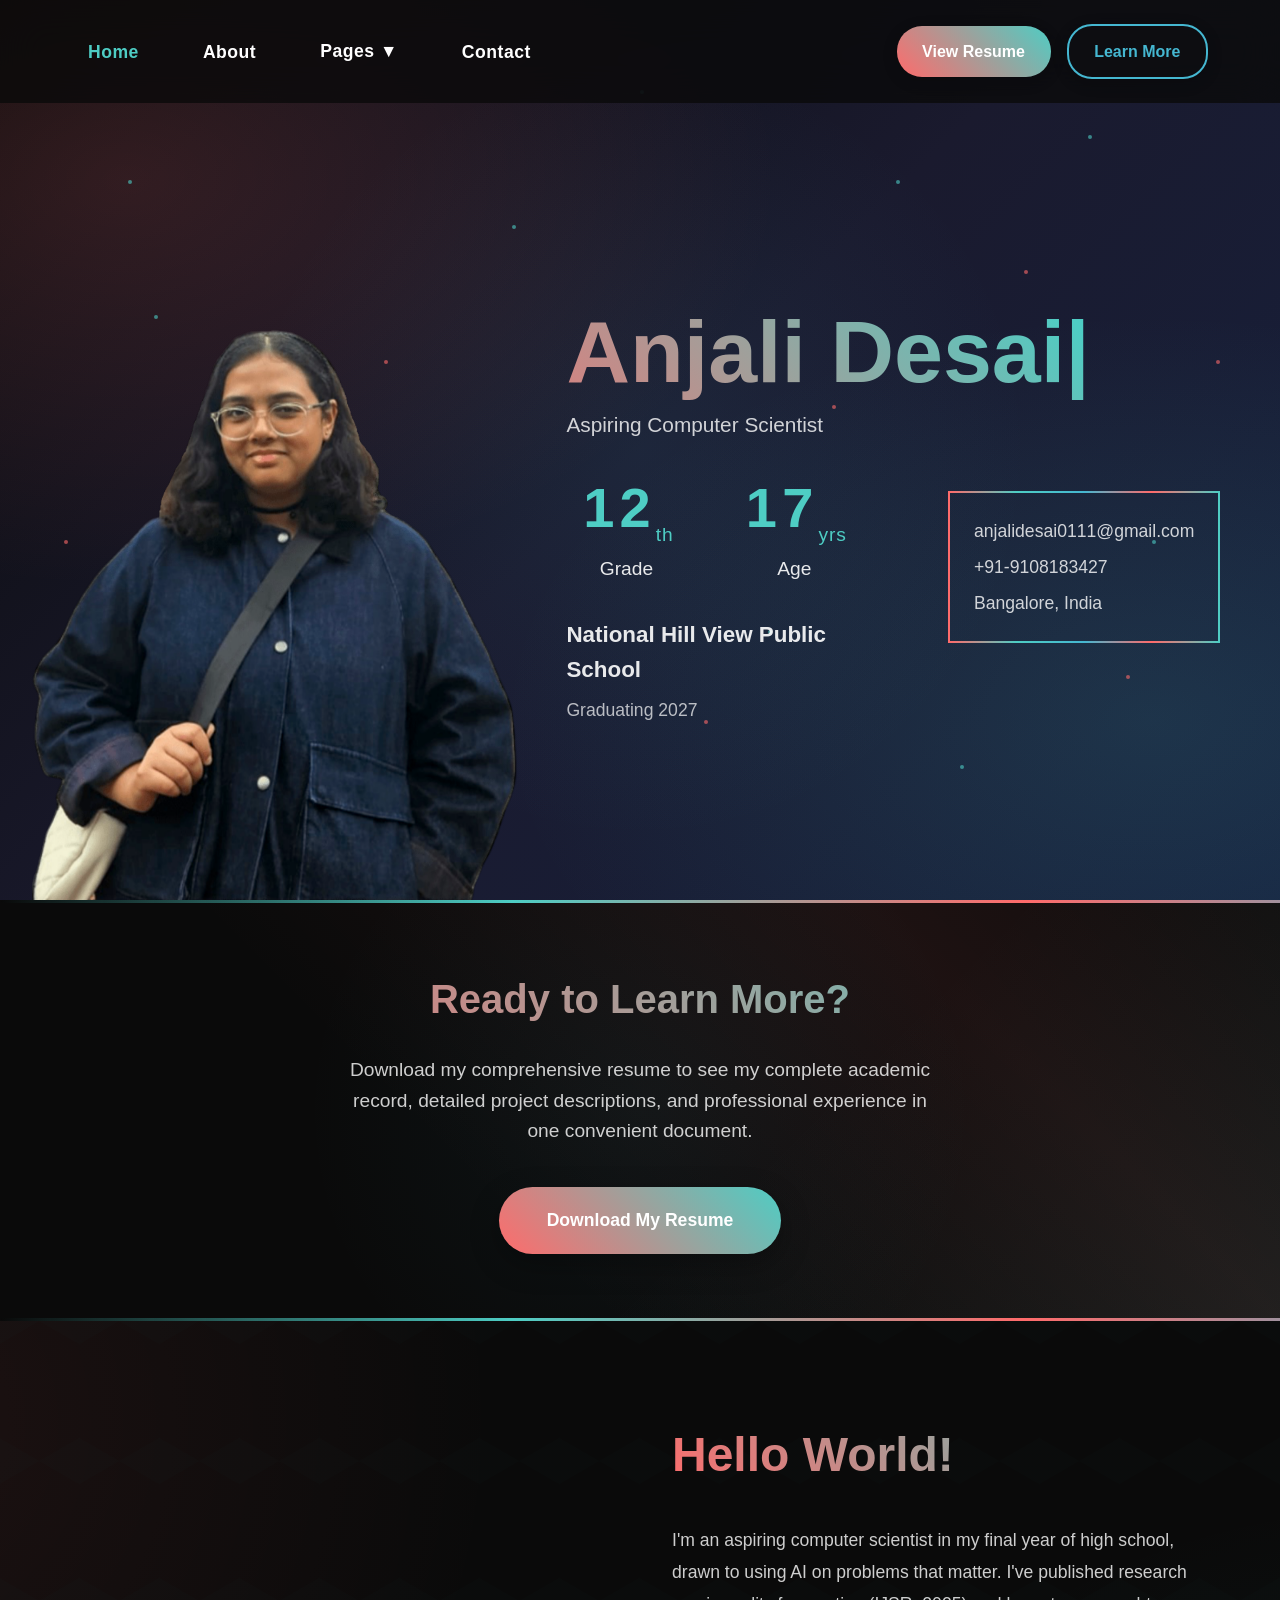
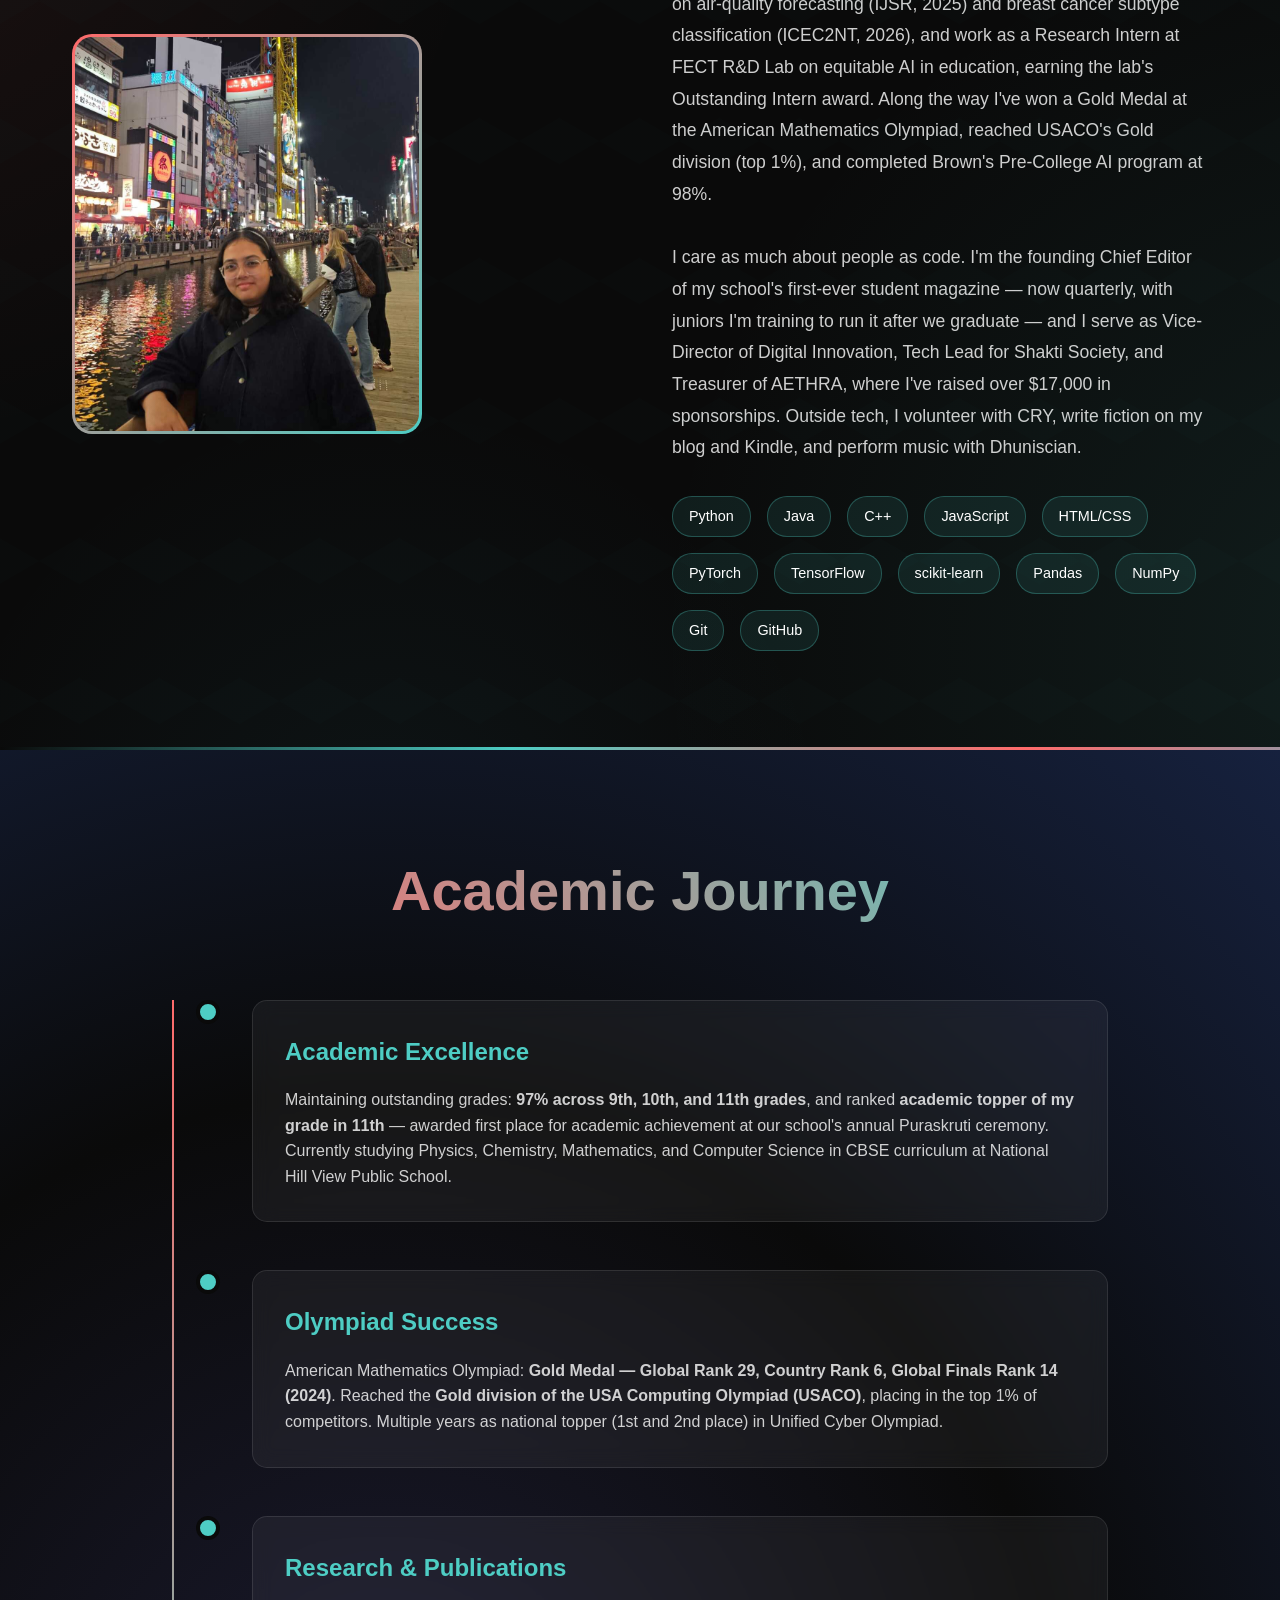
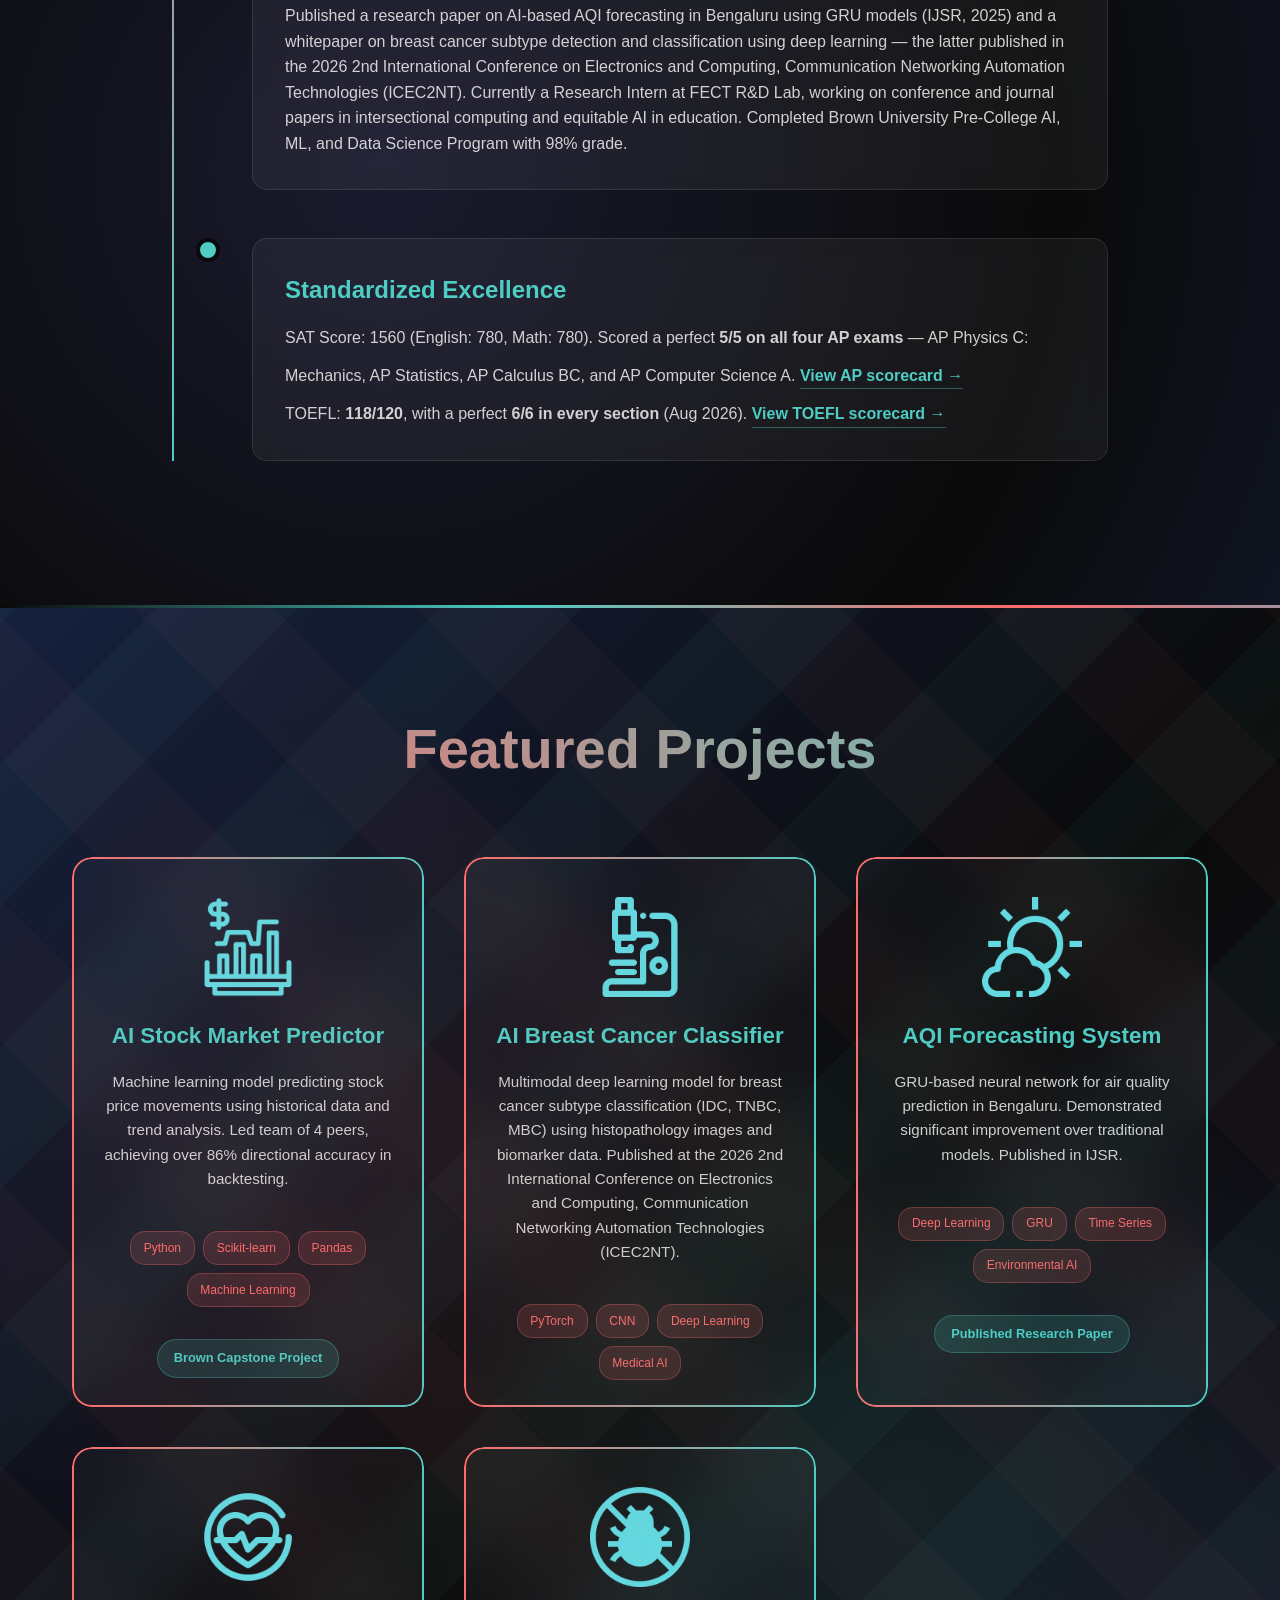
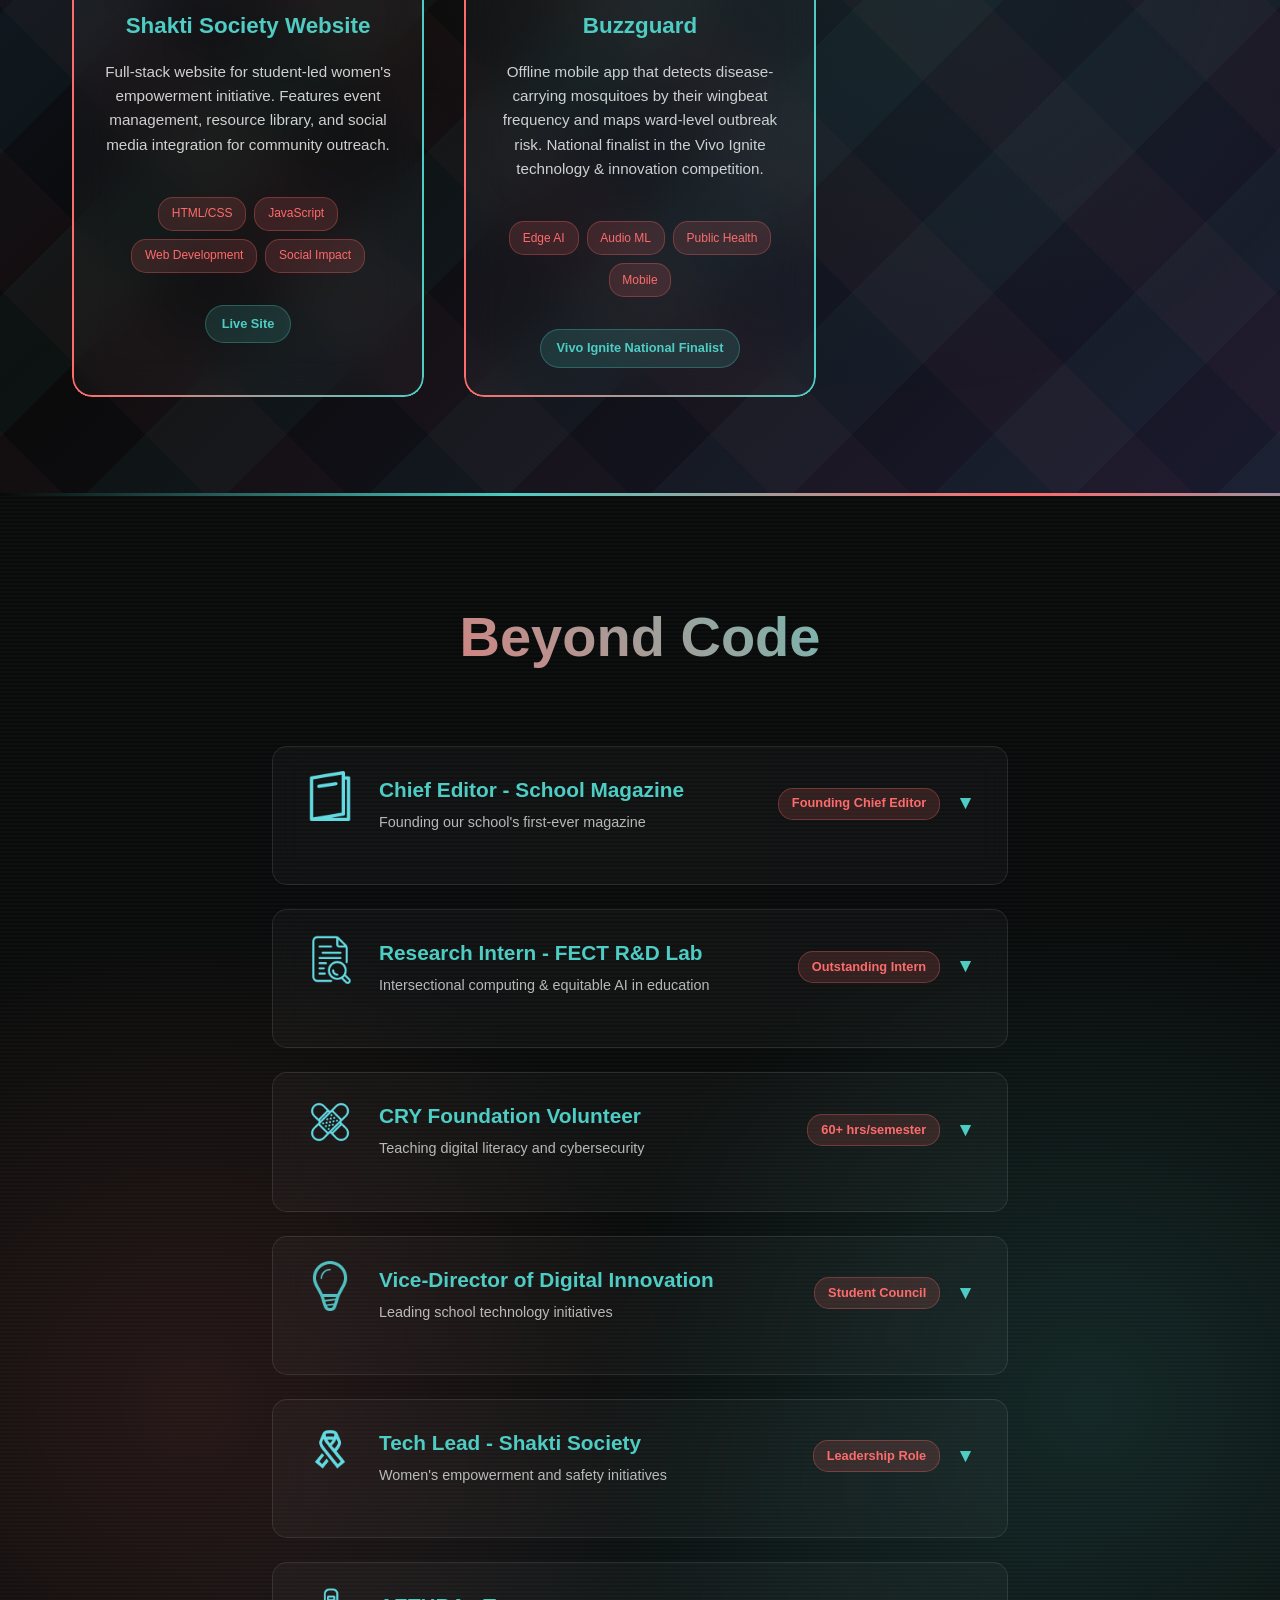
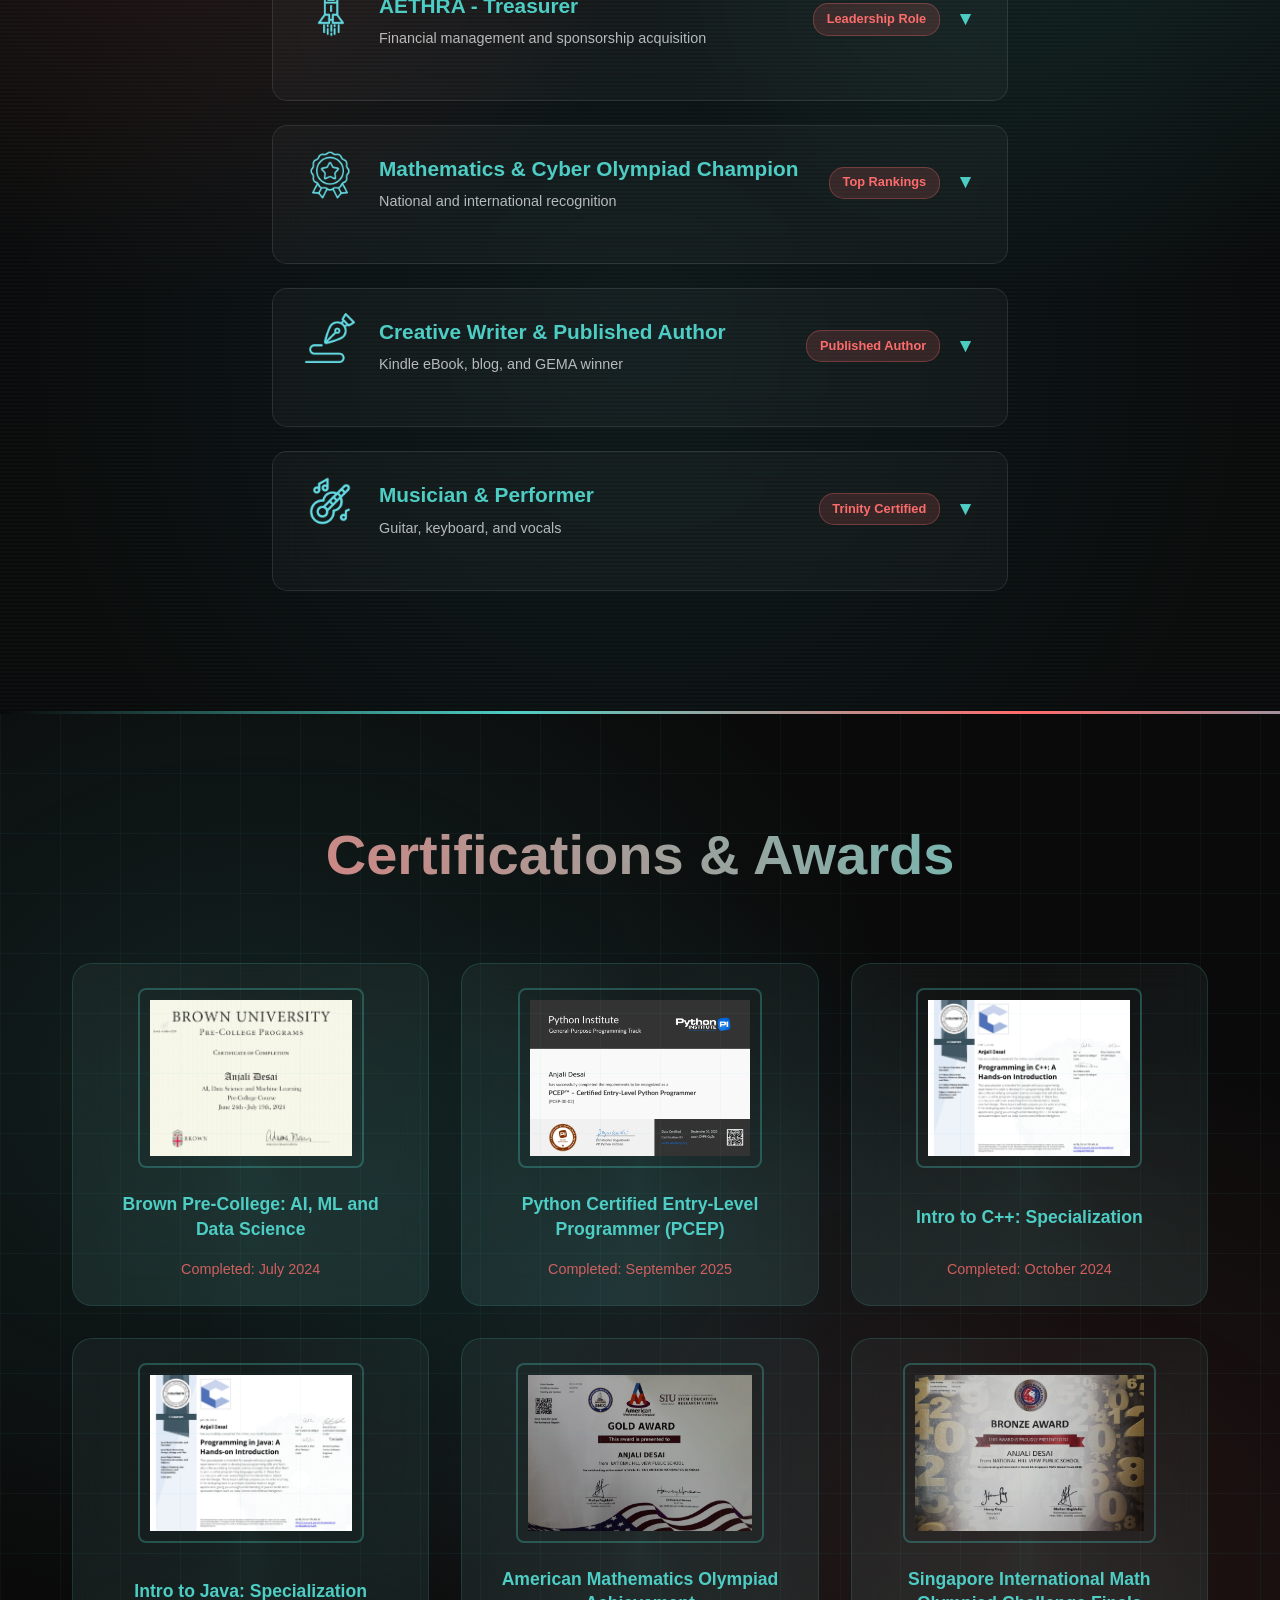
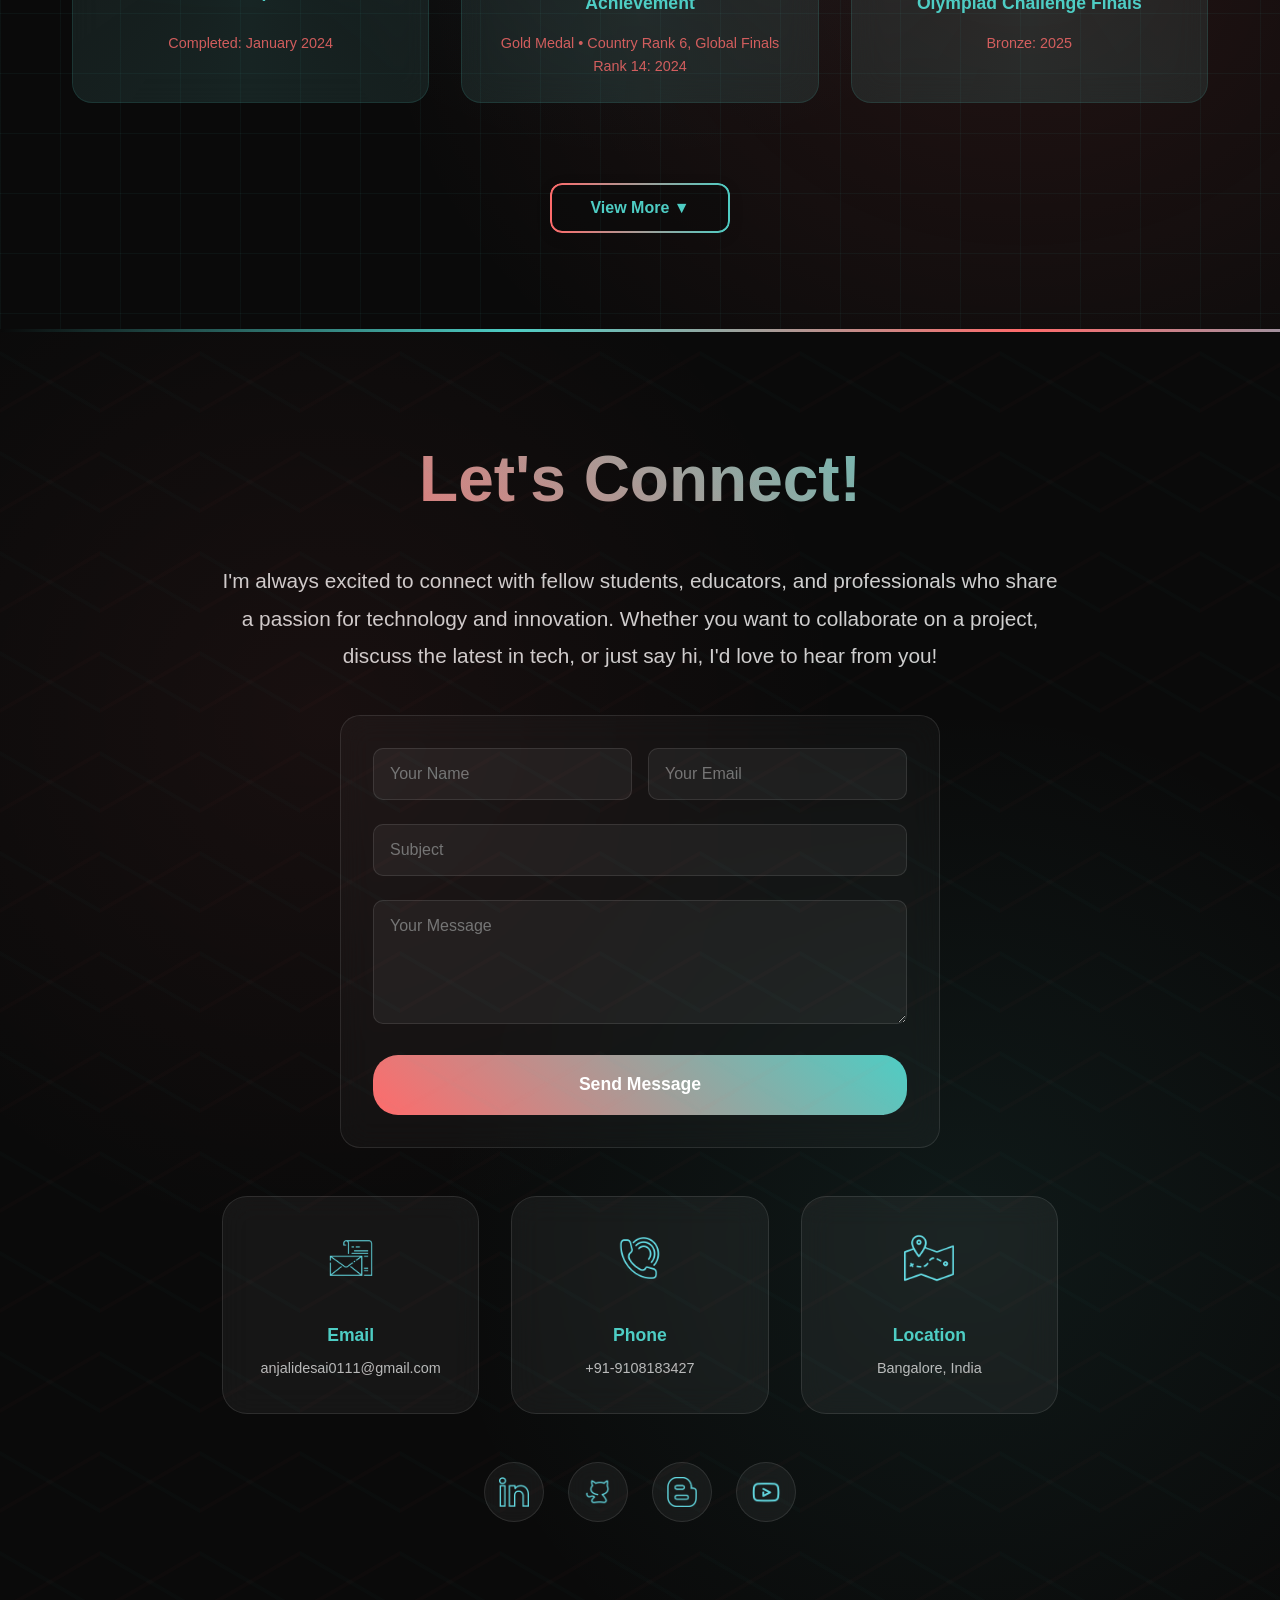
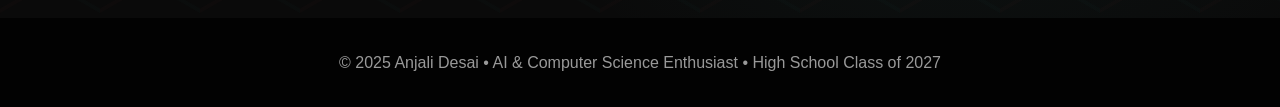
<file: index.html>
<!DOCTYPE html>
<html lang="en">
<head>
    <meta charset="UTF-8">
    <meta name="viewport" content="width=device-width, initial-scale=1.0">
    <title>Anjali Desai - Portfolio</title>
</head>
<link rel="stylesheet" href="style.css?v=3">
<body>
    <div class="page-transition" id="pageTransition">
        <div class="loader"></div>
    </div>
    <header>
        <nav>
            <button class="hamburger" id="hamburger">
                <span></span>
                <span></span>
                <span></span>
            </button>
            <div class="nav-left">
                <ul class="nav-links">
                    <li><a href="#home">Home</a></li>
                    <li><a href="#about">About</a></li>
                    <li class="dropdown">
                        <button class="dropdown-btn">Pages ▼</button>
                        <div class="dropdown-content">
                            <a href="#academics">Academics</a>
                            <a href="#projects">Projects</a>
                            <a href="#activities">Activities</a>
                            <a href="#certifications">Certifications</a>
                        </div>
                    </li>
                    <li><a href="#contact">Contact</a></li>
                </ul>
            </div>
            <div class="nav-right">
                <a href="cert_pdf/Anjali_Desai_Resume.pdf" target="_blank" class="nav-btn resume-nav-btn">View Resume</a>                
                <a href="#about" class="nav-btn learn-more-btn">Learn More</a>
            </div>
        </nav>        
    </header>
    
    <section id="home" class="hero">
        <div class="hero-content">
            <div class="hero-image-container">
                <img src="images/hero-photo.png" alt="Anjali Desai" class="hero-image">
            </div>
            <div class="hero-info">
                <div class="hero-name-section">
                    <h1 class="hero-name" id="hero-name"></h1>
                    <p class="hero-subtitle">Aspiring Computer Scientist</p>
                </div>
                <div class="hero-content-row">
                    <div class="hero-left-content">
                        <div class="hero-stats">
                            <div class="hero-stat-item animate-float-1">
                                <div class="hero-stat-number">
                                    <div class="counter-tens" id="grade-tens">
                                        <div class="counter-roll" id="grade-tens-roll">
                                            <div class="counter-digit">0</div>
                                            <div class="counter-digit">1</div>
                                            <div class="counter-digit">2</div>
                                        </div>
                                    </div>
                                    <div class="counter-ones" id="grade-ones">
                                        <div class="counter-roll" id="grade-ones-roll">
                                            <div class="counter-digit">0</div>
                                            <div class="counter-digit">1</div>
                                            <div class="counter-digit">2</div>
                                            <div class="counter-digit">3</div>
                                            <div class="counter-digit">4</div>
                                            <div class="counter-digit">5</div>
                                            <div class="counter-digit">6</div>
                                            <div class="counter-digit">7</div>
                                            <div class="counter-digit">8</div>
                                            <div class="counter-digit">9</div>
                                        </div>
                                    </div>
                                    <span class="counter-suffix">th</span>
                                </div>
                                <span class="hero-stat-label">Grade</span>
                            </div>
                            <div class="hero-stat-item animate-float-2">
                                <div class="hero-stat-number">
                                    <div class="counter-tens" id="age-tens">
                                        <div class="counter-roll" id="age-tens-roll">
                                            <div class="counter-digit">0</div>
                                            <div class="counter-digit">1</div>
                                            <div class="counter-digit">2</div>
                                        </div>
                                    </div>
                                    <div class="counter-ones" id="age-ones">
                                        <div class="counter-roll" id="age-ones-roll">
                                            <div class="counter-digit">0</div>
                                            <div class="counter-digit">1</div>
                                            <div class="counter-digit">2</div>
                                            <div class="counter-digit">3</div>
                                            <div class="counter-digit">4</div>
                                            <div class="counter-digit">5</div>
                                            <div class="counter-digit">6</div>
                                            <div class="counter-digit">7</div>
                                            <div class="counter-digit">8</div>
                                            <div class="counter-digit">9</div>
                                        </div>
                                    </div>
                                    <span class="counter-suffix">yrs</span>
                                </div>
                                <span class="hero-stat-label">Age</span>
                            </div>
                        </div>
                        <div class="hero-school-info">
                            <div class="hero-school-name">National Hill View Public School</div>
                            <div class="hero-school-details">Graduating 2027</div>
                        </div>
                    </div>
                    <div class="hero-right-content">
                        <div class="hero-contact">
                            <div class="hero-contact-box">
                                <div class="hero-contact-info">
                                    <div>anjalidesai0111@gmail.com</div>
                                    <div>+91-9108183427</div>
                                    <div>Bangalore, India</div>
                                </div>
                            </div>
                        </div>
                    </div>
                </div>
            </div>            
        </div>
        <div class="particle" style="left: 10%; top: 20%; animation: float 3s ease-in-out infinite;"></div>
        <div class="particle" style="left: 80%; top: 30%; animation: float 4s ease-in-out infinite 0.5s;"></div>
        <div class="particle" style="left: 60%; top: 70%; animation: float 3.5s ease-in-out infinite 1s;"></div>
        <div class="particle" style="left: 20%; top: 80%; animation: float 4.5s ease-in-out infinite 1.5s;"></div>
        <div class="particle" style="left: 90%; top: 60%; animation: float 3.2s ease-in-out infinite 2s;"></div>
        <div class="particle" style="left: 30%; top: 40%; animation: float 4.2s ease-in-out infinite 0.8s;"></div>
        <div class="particle" style="left: 70%; top: 20%; animation: float 3.8s ease-in-out infinite 1.2s;"></div>
        <div class="particle" style="left: 15%; top: 50%; animation: float 4.8s ease-in-out infinite 0.3s;"></div>
        <div class="particle" style="left: 85%; top: 15%; animation: float 3.3s ease-in-out infinite 0.7s;"></div>
        <div class="particle" style="left: 5%; top: 60%; animation: float 4.1s ease-in-out infinite 1.3s;"></div>
        <div class="particle" style="left: 50%; top: 10%; animation: float 3.7s ease-in-out infinite 0.9s;"></div>
        <div class="particle" style="left: 25%; top: 90%; animation: float 4.6s ease-in-out infinite 1.7s;"></div>
        <div class="particle" style="left: 75%; top: 85%; animation: float 3.4s ease-in-out infinite 0.4s;"></div>
        <div class="particle" style="left: 95%; top: 40%; animation: float 4.3s ease-in-out infinite 1.1s;"></div>
        <div class="particle" style="left: 40%; top: 25%; animation: float 3.9s ease-in-out infinite 0.6s;"></div>
        <div class="particle" style="left: 65%; top: 45%; animation: float 4.4s ease-in-out infinite 1.4s;"></div>
        <div class="particle" style="left: 12%; top: 35%; animation: float 3.6s ease-in-out infinite 0.2s;"></div>
        <div class="particle" style="left: 88%; top: 75%; animation: float 4.7s ease-in-out infinite 1.6s;"></div>
        <div class="particle" style="left: 35%; top: 65%; animation: float 3.1s ease-in-out infinite 0.1s;"></div>
        <div class="particle" style="left: 55%; top: 80%; animation: float 4.9s ease-in-out infinite 1.9s;"></div>
    </section>

    <!-- CV Banner Section -->
    <div class="section-divider"></div>
    <section class="cv-banner-section">
        <div class="cv-banner-container">
            <h2 class="cv-banner-title">Ready to Learn More?</h2>
            <p class="cv-banner-text">
                Download my comprehensive resume to see my complete academic record, detailed project descriptions, 
                and professional experience in one convenient document.
            </p>
            <a href="cert_pdf/Anjali_Desai_Resume.pdf" download class="cv-download-btn">
                Download My Resume
            </a>
        </div>
    </section>
    <div class="section-divider"></div>

    <section id="about" class="about">
        <div class="about-container">
            <div class="about-left">
                <div class="about-image-wrapper">
                    <img src="images/about-photo.jpeg" alt="Anjali Desai" class="about-image" loading="lazy">
                </div>
            </div>
            <div class="about-right">
                <h2 class="about-title">Hello World!</h2>
                <p class="about-text">
                    I'm an aspiring computer scientist in my final year of high school, drawn to using AI on problems that matter. I've published research on air-quality forecasting (IJSR, 2025) and breast cancer subtype classification (ICEC2NT, 2026), and work as a Research Intern at FECT R&amp;D Lab on equitable AI in education, earning the lab's Outstanding Intern award. Along the way I've won a Gold Medal at the American Mathematics Olympiad, reached USACO's Gold division (top 1%), and completed Brown's Pre-College AI program at 98%.
                </p>
                <p class="about-text">
                    I care as much about people as code. I'm the founding Chief Editor of my school's first-ever student magazine &mdash; now quarterly, with juniors I'm training to run it after we graduate &mdash; and I serve as Vice-Director of Digital Innovation, Tech Lead for Shakti Society, and Treasurer of AETHRA, where I've raised over $17,000 in sponsorships. Outside tech, I volunteer with CRY, write fiction on my blog and Kindle, and perform music with Dhuniscian.
                </p>

                <div class="tech-stack">
                    <div class="tech-item">Python</div>
                    <div class="tech-item">Java</div>
                    <div class="tech-item">C++</div>
                    <div class="tech-item">JavaScript</div>
                    <div class="tech-item">HTML/CSS</div>
                    <div class="tech-item">PyTorch</div>
                    <div class="tech-item">TensorFlow</div>
                    <div class="tech-item">scikit-learn</div>
                    <div class="tech-item">Pandas</div>
                    <div class="tech-item">NumPy</div>
                    <div class="tech-item">Git</div>
                    <div class="tech-item">GitHub</div>
                </div>
            </div>
        </div>
    </section>

    <div class="section-divider"></div>

    <section id="academics" class="academics">
        <div class="academics-container">
            <h2 class="section-title">Academic Journey</h2>
            <div class="timeline">
                <div class="timeline-item">
                    <div class="timeline-content">
                        <h3 class="timeline-title">Academic Excellence</h3>
                        <p class="timeline-description">
                            Maintaining outstanding grades: <b>97% across 9th, 10th, and 11th grades</b>, and ranked <b>academic topper of my grade in 11th</b> — awarded first place for academic achievement at our school's annual Puraskruti ceremony. Currently studying Physics, Chemistry, Mathematics, and Computer Science in CBSE curriculum at National Hill View Public School.
                        </p>
                    </div>
                </div>
                <div class="timeline-item">
                    <div class="timeline-content">
                        <h3 class="timeline-title">Olympiad Success</h3>
                        <p class="timeline-description">
                            American Mathematics Olympiad: <b>Gold Medal — Global Rank 29, Country Rank 6, Global Finals Rank 14 (2024)</b>. Reached the <b>Gold division of the USA Computing Olympiad (USACO)</b>, placing in the top 1% of competitors. Multiple years as national topper (1st and 2nd place) in Unified Cyber Olympiad.
                        </p>
                    </div>
                </div>
                <div class="timeline-item">
                    <div class="timeline-content">
                        <h3 class="timeline-title">Research & Publications</h3>
                        <p class="timeline-description">
                            Published a research paper on AI-based AQI forecasting in Bengaluru using GRU models (IJSR, 2025) and a whitepaper on breast cancer subtype detection and classification using deep learning — the latter published in the 2026 2nd International Conference on Electronics and Computing, Communication Networking Automation Technologies (ICEC2NT). Currently a Research Intern at FECT R&D Lab, working on conference and journal papers in intersectional computing and equitable AI in education. Completed Brown University Pre-College AI, ML, and Data Science Program with 98% grade.
                        </p>
                    </div>
                </div>
                <div class="timeline-item">
                    <div class="timeline-content">
                        <h3 class="timeline-title">Standardized Excellence</h3>
                        <p class="timeline-description">
                            SAT Score: 1560 (English: 780, Math: 780). Scored a perfect <b>5/5 on all four AP exams</b> — AP Physics C: Mechanics, AP Statistics, AP Calculus BC, and AP Computer Science A. <a href="cert_pdf/AP-Scorecard.pdf" target="_blank" class="timeline-link">View AP scorecard →</a><br>
                            TOEFL: <b>118/120</b>, with a perfect <b>6/6 in every section</b> (Aug 2026). <a href="cert_pdf/TOEFL-Scorecard.pdf" target="_blank" class="timeline-link">View TOEFL scorecard →</a>
                        </p>
                    </div>
                </div>
            </div>
        </div>
    </section>

    <div class="section-divider"></div>

    <section id="projects" class="projects">
        <div class="projects-container">
            <h2 class="section-title">Featured Projects</h2>
            <div class="projects-grid">

                <!-- Stock Market Predictor -->
                <div class="project-card">
                    <div class="project-card-inner">
                        <div class="project-card-front">
                            <div class="project-header">
                                <img src="icons/icon-stock.png" class="project-icon" alt="Stock Market" loading="lazy">
                            </div>
                            <div class="project-body">
                                <div class="project-content">
                                    <h3 class="project-title">AI Stock Market Predictor</h3>
                                    <p class="project-description">
                                        Machine learning model predicting stock price movements using historical data and trend analysis. Led team of 4 peers, achieving over 86% directional accuracy in backtesting.
                                    </p>
                                </div>
                                <div class="project-tags-container">
                                    <div class="project-tags">
                                        <span class="project-tag">Python</span>
                                        <span class="project-tag">Scikit-learn</span>
                                        <span class="project-tag">Pandas</span>
                                        <span class="project-tag">Machine Learning</span>
                                    </div>
                                    <span class="project-status">Brown Capstone Project</span>
                                </div>
                            </div>
                        </div>
                        <div class="project-card-back">
                            <h3 class="project-title">View Project</h3>
                            <a href="https://github.com/AnjaliiD/stock-analysis-arima-forecasting" class="project-link-btn" target="_blank">GitHub Repo</a>
                            <p style="color: rgba(255, 255, 255, 0.7); text-align: center; margin-top: 1rem;">Brown University Pre-College Capstone Project</p>
                        </div>
                    </div>
                </div>
    
                <!-- Breast Cancer Classifier -->
                <div class="project-card">
                    <div class="project-card-inner">
                        <div class="project-card-front">
                            <div class="project-header">
                                <img src="icons/icon-cancer.png" class="project-icon" alt="Medical AI" loading="lazy">
                            </div>
                            <div class="project-body">
                                <div class="project-content">
                                    <h3 class="project-title">AI Breast Cancer Classifier</h3>
                                    <p class="project-description">
                                        Multimodal deep learning model for breast cancer subtype classification (IDC, TNBC, MBC) using histopathology images and biomarker data. Published at the 2026 2nd International Conference on Electronics and Computing, Communication Networking Automation Technologies (ICEC2NT).
                                    </p>
                                </div>
                                <div class="project-tags-container">
                                    <div class="project-tags">
                                        <span class="project-tag">PyTorch</span>
                                        <span class="project-tag">CNN</span>
                                        <span class="project-tag">Deep Learning</span>
                                        <span class="project-tag">Medical AI</span>
                                    </div>
                                    <span class="project-status">Published • ICEC2NT 2026</span>
                                </div>
                            </div>
                        </div>
                        <div class="project-card-back">
                            <h3 class="project-title">Research & Code</h3>
                            <a href="YOUR_RESEARCH_PAPER_LINK_HERE" class="project-link-btn" target="_blank">Research Paper (Sep 2026)</a>
                            <a href="https://www.oneyoungindia.com/white-papers/ai-augmented-multimodal-risk-prediction-of-breast-cancer-using-polygenic-scores%2C-lifestyle-data%2C-and-temporal-emr-modeling/anjali-desai" class="project-link-btn secondary" target="_blank">Read Whitepaper</a>
                            <a href="https://github.com/AnjaliiD/Breast-Cancer-Subtype-Classification" class="project-link-btn secondary" target="_blank">GitHub Repo</a>
                            <p style="color: rgba(255, 255, 255, 0.7); text-align: center; margin-top: 1rem;">OneYoungIndia Publication</p>
                        </div>
                    </div>
                </div>

                <!-- AQI Forecasting -->
                <div class="project-card">
                    <div class="project-card-inner">
                        <div class="project-card-front">
                            <div class="project-header">
                                <img src="icons/icon-aqi.png" class="project-icon" alt="Air Quality" loading="lazy">
                            </div>
                            <div class="project-body">
                                <div class="project-content">
                                    <h3 class="project-title">AQI Forecasting System</h3>
                                    <p class="project-description">
                                        GRU-based neural network for air quality prediction in Bengaluru. Demonstrated significant improvement over traditional models. Published in IJSR.
                                    </p>
                                </div>
                                <div class="project-tags-container">
                                    <div class="project-tags">
                                        <span class="project-tag">Deep Learning</span>
                                        <span class="project-tag">GRU</span>
                                        <span class="project-tag">Time Series</span>
                                        <span class="project-tag">Environmental AI</span>
                                    </div>
                                    <span class="project-status">Published Research Paper</span>
                                </div>
                            </div>
                        </div>
                        <div class="project-card-back">
                            <h3 class="project-title">Published Research</h3>
                            <a href="https://www.worldwidejournals.com/international-journal-of-scientific-research-(IJSR)/recent_issues_pdf/2025/June/air-quality-index-forecasting-in-bangalore-using-a-gru-deep-learning-model_June_2025_4561939467_6530047.pdf" class="project-link-btn" target="_blank">Research Paper</a>
                            <a href="https://github.com/AnjaliiD/Bangalore-AQI-Prediction-and-Forecasting-AI" class="project-link-btn secondary" target="_blank">GitHub Repo</a>
                            <p style="color: rgba(255, 255, 255, 0.7); text-align: center; margin-top: 1rem;">International Journal of Scientific Research</p>
                        </div>
                    </div>
                </div>
    
                <!-- Shakti Society Website -->
                <div class="project-card">
                    <div class="project-card-inner">
                        <div class="project-card-front">
                            <div class="project-header">
                                <img src="icons/icon-shakti-web.png" class="project-icon" alt="Women Empowerment" loading="lazy">
                            </div>
                            <div class="project-body">
                                <div class="project-content">
                                    <h3 class="project-title">Shakti Society Website</h3>
                                    <p class="project-description">
                                        Full-stack website for student-led women's empowerment initiative. Features event management, resource library, and social media integration for community outreach.
                                    </p>
                                </div>
                                <div class="project-tags-container">
                                    <div class="project-tags">
                                        <span class="project-tag">HTML/CSS</span>
                                        <span class="project-tag">JavaScript</span>
                                        <span class="project-tag">Web Development</span>
                                        <span class="project-tag">Social Impact</span>
                                    </div>
                                    <span class="project-status">Live Site</span>
                                </div>
                            </div>
                        </div>
                        <div class="project-card-back">
                            <h3 class="project-title">View Project</h3>
                            <a href="https://shakti-society.netlify.app/" class="project-link-btn" target="_blank">Visit Website</a>
                            <p style="color: rgba(255, 255, 255, 0.7); text-align: center; margin-top: 1rem;">Tech Lead role - maintaining and expanding features</p>
                        </div>
                    </div>
                </div>

                <!-- Buzzguard -->
                <div class="project-card">
                    <div class="project-card-inner">
                        <div class="project-card-front">
                            <div class="project-header">
                                <img src="icons/icon-buzzguard.png" class="project-icon" alt="Buzzguard" loading="lazy">
                            </div>
                            <div class="project-body">
                                <div class="project-content">
                                    <h3 class="project-title">Buzzguard</h3>
                                    <p class="project-description">
                                        Offline mobile app that detects disease-carrying mosquitoes by their wingbeat frequency and maps ward-level outbreak risk. National finalist in the Vivo Ignite technology & innovation competition.
                                    </p>
                                </div>
                                <div class="project-tags-container">
                                    <div class="project-tags">
                                        <span class="project-tag">Edge AI</span>
                                        <span class="project-tag">Audio ML</span>
                                        <span class="project-tag">Public Health</span>
                                        <span class="project-tag">Mobile</span>
                                    </div>
                                    <span class="project-status">Vivo Ignite National Finalist</span>
                                </div>
                            </div>
                        </div>
                        <div class="project-card-back">
                            <h3 class="project-title">View Project</h3>
                            <a href="https://anjaliid.github.io/buzzguard/app/buzzguard_app.html" class="project-link-btn" target="_blank">Launch App</a>
                            <p style="color: rgba(255, 255, 255, 0.7); text-align: center; margin-top: 1rem;">National finalist — Vivo Ignite Technology &amp; Innovation Program</p>
                        </div>
                    </div>
                </div>
            </div>
        </div>
    </section>

    <div class="section-divider"></div>

    <section id="activities" class="activities">
        <div class="activities-container">
            <h2 class="section-title">Beyond Code</h2>
            <div class="activities-list">

                <div class="activity-list-item">
                    <div class="activity-summary">
                        <div class="activity-summary-left">
                            <div class="activity-summary-emoji">
                                <img src="icons/icon-magazine.png" loading="lazy">
                            </div>                            
                            <div class="activity-summary-content">
                                <h3>Chief Editor - School Magazine</h3>
                                <p>Founding our school's first-ever magazine</p>
                            </div>
                        </div>
                        <div class="activity-summary-right">
                            <span class="activity-achievement-badge">Founding Chief Editor</span>
                            <span class="activity-expand-icon">▼</span>
                        </div>
                    </div>
                    <div class="activity-details">
                        Chief Editor of my school's first-ever student magazine. My team and I pitched the idea to the school board ourselves; after a first iteration that fell short, we refined the whole editorial process and now publish a quarterly magazine. I'm currently training younger students to run it after our team graduates.
                    </div>
                </div>

                <div class="activity-list-item">
                    <div class="activity-summary">
                        <div class="activity-summary-left">
                            <div class="activity-summary-emoji">
                                <img src="icons/icon-fect.png" loading="lazy">
                            </div>                            
                            <div class="activity-summary-content">
                                <h3>Research Intern - FECT R&amp;D Lab</h3>
                                <p>Intersectional computing &amp; equitable AI in education</p>
                            </div>
                        </div>
                        <div class="activity-summary-right">
                            <span class="activity-achievement-badge">Outstanding Intern</span>
                            <span class="activity-expand-icon">▼</span>
                        </div>
                    </div>
                    <div class="activity-details">
                        Research Intern at FECT R&amp;D Lab, working on intersectional computing and equitable AI in education. Contributing to conference and journal papers currently in progress, and recognized with the lab's Outstanding Intern award. <a href="cert_pdf/FECT-Outstanding-Intern.pdf" target="_blank" class="activity-link" onclick="event.stopPropagation()">View certificate →</a>
                    </div>
                </div>

                <div class="activity-list-item">
                    <div class="activity-summary">
                        <div class="activity-summary-left">
                            <div class="activity-summary-emoji">
                                <img src="icons/icon-cry.png" loading="lazy">
                            </div>                            
                            <div class="activity-summary-content">
                                <h3>CRY Foundation Volunteer</h3>
                                <p>Teaching digital literacy and cybersecurity</p>
                            </div>
                        </div>
                        <div class="activity-summary-right">
                            <span class="activity-achievement-badge">60+ hrs/semester</span>
                            <span class="activity-expand-icon">▼</span>
                        </div>
                    </div>
                    <div class="activity-details">
                        Over four years volunteering with Child Rights and You (CRY), delivering interactive educational sessions to underprivileged students on cybersecurity awareness, digital literacy, and digital marketing principles. Recognized with multiple certificates for sustained contribution and impact. Led teams during Walk to EmpowHER walkathon and World Music Day events.
                    </div>
                </div>
                
                <div class="activity-list-item">
                    <div class="activity-summary">
                        <div class="activity-summary-left">
                            <div class="activity-summary-emoji">
                                <img src="icons/icon-innovation.png" loading="lazy">
                            </div>                            
                            <div class="activity-summary-content">
                                <h3>Vice-Director of Digital Innovation</h3>
                                <p>Leading school technology initiatives</p>
                            </div>
                        </div>
                        <div class="activity-summary-right">
                            <span class="activity-achievement-badge">Student Council</span>
                            <span class="activity-expand-icon">▼</span>
                        </div>
                    </div>
                    <div class="activity-details">
                        Elected student leader spearheading launch of AI-focused club encouraging peer-led learning through workshops and competitions. Supporting digital transformation within school and mentoring juniors in Python, HTML, and AI basics.
                    </div>
                </div>

                <div class="activity-list-item">
                    <div class="activity-summary">
                        <div class="activity-summary-left">
                            <div class="activity-summary-emoji">
                                <img src="icons/icon-shakti.png" loading="lazy">
                            </div>                            
                            <div class="activity-summary-content">
                                <h3>Tech Lead - Shakti Society</h3>
                                <p>Women's empowerment and safety initiatives</p>
                            </div>
                        </div>
                        <div class="activity-summary-right">
                            <span class="activity-achievement-badge">Leadership Role</span>
                            <span class="activity-expand-icon">▼</span>
                        </div>
                    </div>
                    <div class="activity-details">
                        Leading the tech team for Shakti Society, a growing student-led community working towards women's empowerment, safety, and awareness. Created and maintain the organization's website, organize events to raise awareness about critical issues, and reach out to the community through strategic social media campaigns.
                    </div>
                </div>
                
                <div class="activity-list-item">
                    <div class="activity-summary">
                        <div class="activity-summary-left">
                            <div class="activity-summary-emoji">
                                <img src="icons/icon-aethra.png" loading="lazy">
                            </div>                            
                            <div class="activity-summary-content">
                                <h3>AETHRA - Treasurer</h3>
                                <p>Financial management and sponsorship acquisition</p>
                            </div>
                        </div>
                        <div class="activity-summary-right">
                            <span class="activity-achievement-badge">Leadership Role</span>
                            <span class="activity-expand-icon">▼</span>
                        </div>
                    </div>
                    <div class="activity-details">
                        Serve as Treasurer for AETHRA, managing organizational finances and spearheading sponsorship initiatives. Successfully secured over $17,000 worth of prizes and sponsorships through strategic outreach to companies and partners. Coordinate large-scale hackathons and ideathons with 100+ participants, oversee budget allocation for events, and help organize digital literacy workshops that empower communities with technology skills.
                    </div>
                </div>
                
                <div class="activity-list-item">
                    <div class="activity-summary">
                        <div class="activity-summary-left">
                            <div class="activity-summary-emoji">
                                <img src="icons/icon-trophy.png" loading="lazy">
                            </div>                            
                            <div class="activity-summary-content">
                                <h3>Mathematics & Cyber Olympiad Champion</h3>
                                <p>National and international recognition</p>
                            </div>
                        </div>
                        <div class="activity-summary-right">
                            <span class="activity-achievement-badge">Top Rankings</span>
                            <span class="activity-expand-icon">▼</span>
                        </div>
                    </div>
                    <div class="activity-details">
                        American Mathematics Olympiad 2024: Gold Medal, Global Rank 29, Country Rank 6, Finals Rank 14. Singapore International Math Olympiad Challenge Finals qualifier. Unified Cyber Olympiad: 1st and 2nd place nationally in multiple years. Demonstrates consistent excellence in analytical problem-solving.
                    </div>
                </div>
                
                <div class="activity-list-item">
                    <div class="activity-summary">
                        <div class="activity-summary-left">
                            <div class="activity-summary-emoji">
                                <img src="icons/icon-writing.png" loading="lazy">
                            </div>                            
                            <div class="activity-summary-content">
                                <h3>Creative Writer & Published Author</h3>
                                <p>Kindle eBook, blog, and GEMA winner</p>
                            </div>
                        </div>
                        <div class="activity-summary-right">
                            <span class="activity-achievement-badge">Published Author</span>
                            <span class="activity-expand-icon">▼</span>
                        </div>
                    </div>
                    <div class="activity-details">
                        Published author with Kindle eBook featuring original fiction exploring historical fantasy, psychological suspense, and urban supernatural genres. Writing and publishing content twice monthly on writerjourneyy.blogspot.com. Won GEMA's national short story competition with published winning story. Active readership across blog and eBook platforms.
                    </div>
                </div>
                
                <div class="activity-list-item">
                    <div class="activity-summary">
                        <div class="activity-summary-left">
                            <div class="activity-summary-emoji">
                                <img src="icons/icon-music.png" loading="lazy">
                            </div>                            
                            <div class="activity-summary-content">
                                <h3>Musician & Performer</h3>
                                <p>Guitar, keyboard, and vocals</p>
                            </div>
                        </div>
                        <div class="activity-summary-right">
                            <span class="activity-achievement-badge">Trinity Certified</span>
                            <span class="activity-expand-icon">▼</span>
                        </div>
                    </div>
                    <div class="activity-details">
                        Trinity College London certified in guitar: Grades 1-3 (Outstanding), Grade 4 ongoing. Three years of experience in guitar and keyboard. Performed in multiple live shows, band performances with Dhuniscian, and cultural programs. YouTube channel showcasing compositions and covers.
                    </div>
                </div>

            </div>
        </div>
    </section>

    <div class="section-divider"></div>

    <section id="certifications" class="certifications">
        <div class="certifications-container">
            <h2 class="section-title">Certifications & Awards</h2>
            <div class="certifications-grid">

                    <div class="certification-card">
                        <a href="cert_pdf/Brown-Certificate.pdf" target="_blank">
                            <img src="cert_img/cert-brown.jpg" alt="Brown Pre-College: AI, ML and Data Science" class="cert-image" loading="lazy">
                        </a>
                        <a href="cert_pdf/Brown-Certificate.pdf" target="_blank">
                            <h3 class="cert-title">Brown Pre-College: AI, ML and Data Science</h3>
                        </a>
                        <p class="cert-date">Completed: July 2024</p>
                    </div>
                
                    <div class="certification-card">
                        <a href="cert_pdf/PCEP-certificate.pdf" target="_blank">
                            <img src="cert_img/cert-pcep.jpg" alt="Python Certified Entry-Level Programmer (PCEP)" class="cert-image" loading="lazy">
                        </a>
                        <a href="cert_pdf/PCEP-certificate.pdf" target="_blank">
                            <h3 class="cert-title">Python Certified Entry-Level Programmer (PCEP)</h3>
                        </a>
                        <p class="cert-date">Completed: September 2025</p>
                    </div>
                
                    <div class="certification-card">
                        <a href="cert_pdf/C++-Specialization.pdf" target="_blank">
                            <img src="cert_img/cert-c++.jpg" alt="Intro to C++: Specialization" class="cert-image" loading="lazy">
                        </a>
                        <a href="cert_pdf/C++-Specialization.pdf" target="_blank">
                            <h3 class="cert-title">Intro to C++: Specialization</h3>
                        </a>
                        <p class="cert-date">Completed: October 2024</p>
                    </div>
                
                    <div class="certification-card">
                        <a href="cert_pdf/Java-Basics-Specialization.pdf" target="_blank">
                            <img src="cert_img/cert-java.jpg" alt="Intro to Java: Specialization" class="cert-image" loading="lazy">
                        </a>
                        <a href="cert_pdf/Java-Basics-Specialization.pdf" target="_blank">
                            <h3 class="cert-title">Intro to Java: Specialization</h3>
                        </a>
                        <p class="cert-date">Completed: January 2024</p>
                    </div>

                    <div class="certification-card">
                        <a href="cert_pdf/AMO.pdf" target="_blank">
                            <img src="cert_img/AMO.jpg" alt="American Mathematics Olympiad" class="cert-image" loading="lazy">
                        </a>
                        <a href="cert_pdf/AMO.pdf" target="_blank">
                            <h3 class="cert-title">American Mathematics Olympiad Achievement</h3>
                        </a>
                        <p class="cert-date">Gold Medal • Country Rank 6, Global Finals Rank 14: 2024</p>
                    </div>
                    
                    <div class="certification-card">
                        <a href="cert_pdf/singapore.pdf" target="_blank">
                            <img src="cert_img/singapore.jpeg" alt="Singapore International Math Olympiad" class="cert-image" loading="lazy">
                        </a>
                        <a href="cert_pdf/singapore.pdf" target="_blank">
                            <h3 class="cert-title">Singapore International Math Olympiad Challenge Finals</h3>
                        </a>
                        <p class="cert-date">Bronze: 2025</p>
                    </div>
                
                    <!-- Hidden certificates -->
                    <div class="certification-card hidden">
                        <a href="cert_pdf/Python-Basics.pdf" target="_blank">
                            <img src="cert_img/cert-python.jpg" alt="Google Python Crash Course" class="cert-image" loading="lazy">
                        </a>
                        <a href="cert_pdf/Python-Basics.pdf" target="_blank">
                            <h3 class="cert-title">Google Python Crash Course</h3>
                        </a>
                        <p class="cert-date">Completed: May 2024</p>
                    </div>

                    <div class="certification-card hidden">
                        <a href="cert_pdf/IITM.pdf" target="_blank">
                            <img src="cert_img/IITM.jpg" alt="IITM" class="cert-image" loading="lazy">
                        </a>
                        <a href="cert_pdf/IITM.pdf" target="_blank">
                            <h3 class="cert-title">IIT Madras: Intro to Data Science and AI</h3>
                        </a>
                        <p class="cert-date">Completed: August 2025</p>
                    </div>

                    <div class="certification-card hidden">
                        <a href="cert_pdf/AGSD-AI-Bootcamp.pdf" target="_blank">
                            <img src="cert_img/cert-agsd.jpg" alt="AGSD AI Bootcamp Completion" class="cert-image" loading="lazy">
                        </a>
                        <a href="cert_pdf/AGSD-AI-Bootcamp.pdf" target="_blank">
                            <h3 class="cert-title">AGSD AI Bootcamp Completion</h3>
                        </a>
                        <p class="cert-date">Completed: November 2024</p>
                    </div>

                    <div class="certification-card hidden">
                        <a href="cert_pdf/CRY123.pdf" target="_blank">
                            <img src="cert_img/CRY3.jpeg" alt="CRY Foundation Volunteer Recognition" class="cert-image" loading="lazy">
                        </a>
                        <a href="cert_pdf/CRY123.pdf" target="_blank">
                            <h3 class="cert-title">CRY Foundation Volunteer Recognition</h3>
                        </a>
                        <p class="cert-date">2023 - Present</p>
                    </div>

                    <div class="certification-card hidden">
                        <a href="cert_pdf/trinity.pdf" target="_blank">
                            <img src="cert_img/trinity.jpeg" alt="Trinity College London Guitar Grade 3" class="cert-image" loading="lazy">
                        </a>
                        <a href="cert_pdf/trinity.pdf" target="_blank">
                            <h3 class="cert-title">Trinity College London Guitar Grade 3 (Outstanding)</h3>
                        </a>
                        <p class="cert-date">Completed: 2025</p>
                    </div>

                    <div class="certification-card hidden">
                        <a href="cert_pdf/FECT-Outstanding-Intern.pdf" target="_blank">
                            <img src="cert_img/cert-fect.jpg" alt="FECT R&amp;D Lab Outstanding Research Intern" class="cert-image" loading="lazy">
                        </a>
                        <a href="cert_pdf/FECT-Outstanding-Intern.pdf" target="_blank">
                            <h3 class="cert-title">FECT R&amp;D Lab: Outstanding Research Intern</h3>
                        </a>
                        <p class="cert-date">Awarded: 2026</p>
                    </div>
                </div>
                
                <div class="view-more-container">
                    <button class="view-more-btn" id="viewMoreBtn">View More ▼</button>
                </div>

        </div>
    </section>

    <div class="section-divider"></div>

    <section id="contact" class="contact">
        <div class="contact-container">
            <h2 class="contact-title">Let's Connect!</h2>
            <p class="contact-text">
                I'm always excited to connect with fellow students, educators, and professionals who share a passion for technology and innovation. 
                Whether you want to collaborate on a project, discuss the latest in tech, or just say hi, I'd love to hear from you!
            </p>
            
            <form class="contact-form" id="contactForm">
                <div class="form-row">
                    <div class="form-group">
                        <input type="text" id="name" placeholder="Your Name" required>
                    </div>
                    <div class="form-group">
                        <input type="email" id="email" placeholder="Your Email" required>
                    </div>
                </div>
                <div class="form-group">
                    <input type="text" id="subject" placeholder="Subject" required>
                </div>
                <div class="form-group">
                    <textarea id="message" rows="5" placeholder="Your Message" required></textarea>
                </div>
                <button type="submit" class="form-submit-btn">Send Message</button>
            </form>

            <div class="contact-grid">
                <a href="mailto:anjalidesai0111@gmail.com" class="contact-card" target="_blank">
                    <span class="contact-icon">
                        <img src="icons/icon-email.png" alt="Email" loading="lazy">
                    </span>
                    <div class="contact-label">Email</div>
                    <div class="contact-info">anjalidesai0111@gmail.com</div>
                </a>
                
                <a href="tel:+919108183427" class="contact-card" target="_blank">
                    <span class="contact-icon">
                        <img src="icons/icon-phone.png" alt="Phone" loading="lazy">
                    </span>
                    <div class="contact-label">Phone</div>
                    <div class="contact-info">+91-9108183427</div>
                </a>
                
                <a href="https://www.google.com/maps/search/Bangalore%2C+Karnataka%2C+IN" class="contact-card" target="_blank">
                    <span class="contact-icon">
                        <img src="icons/icon-location.png" alt="Location" loading="lazy"> 
                    </span>
                    <div class="contact-label">Location</div>
                    <div class="contact-info">Bangalore, India</div>
                </a>
            </div>

            <div class="social-links">
                <a href="https://linkedin.com/in/anjali--desai" class="social-link" target="_blank">
                    <img src="icons/icon-linkedin.png" alt="LinkedIn" loading="lazy">
                </a>
                <a href="https://github.com/AnjaliiD" class="social-link" target="_blank">
                    <img src="icons/icon-github.png" alt="GitHub" loading="lazy">
                </a>
                <a href="https://writerjourneyy.blogspot.com" class="social-link" target="_blank">
                    <img src="icons/icon-blogger.png" alt="Blog" loading="lazy">
                </a>
                <a href="https://www.youtube.com/@anjalidesai" class="social-link" target="_blank">
                    <img src="icons/icon-youtube.png" alt="YouTube" loading="lazy">
                </a>
            </div>
        </div>
    </section>

    <footer>
        <p>&copy; 2025 Anjali Desai • AI & Computer Science Enthusiast • High School Class of 2027</p>    
    </footer>

    <button class="scroll-to-top" id="scrollToTop">↑</button>
</body>
<script src="script.js?v=3"></script>

</html>
</file>
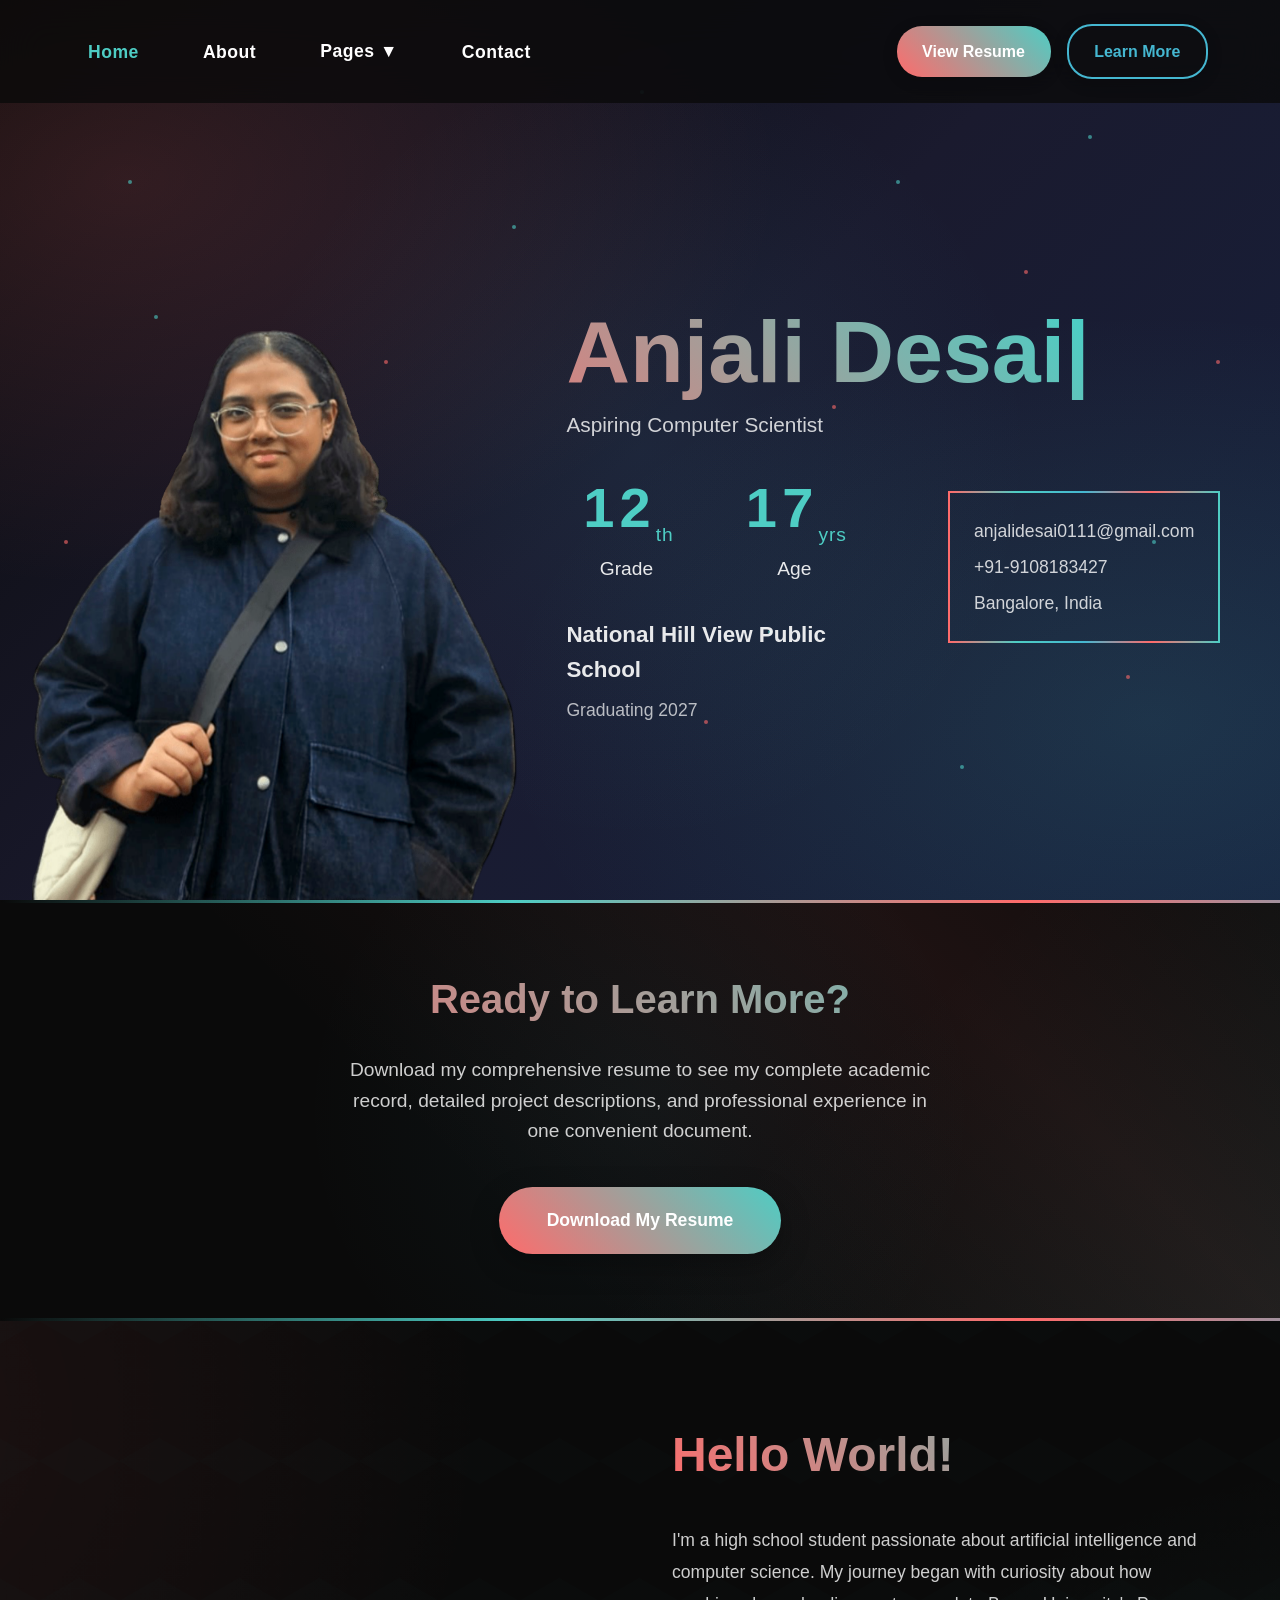
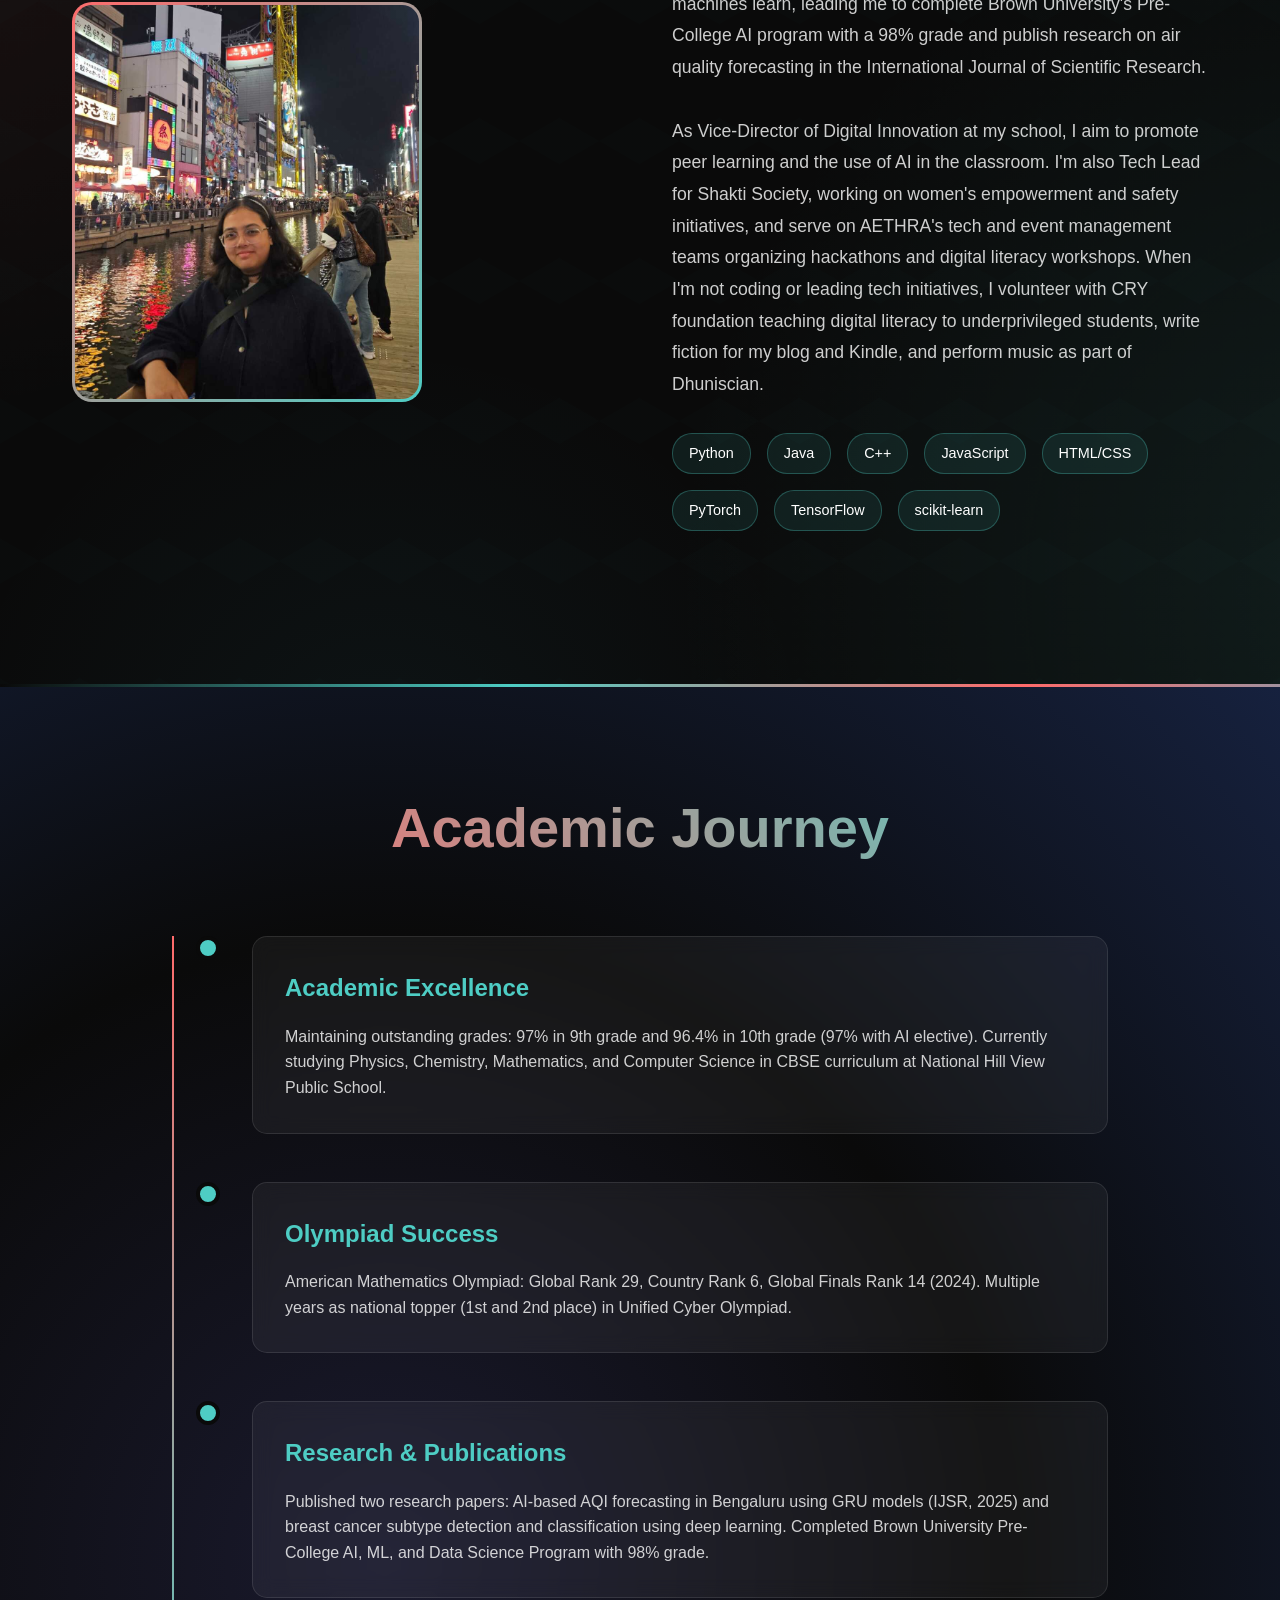
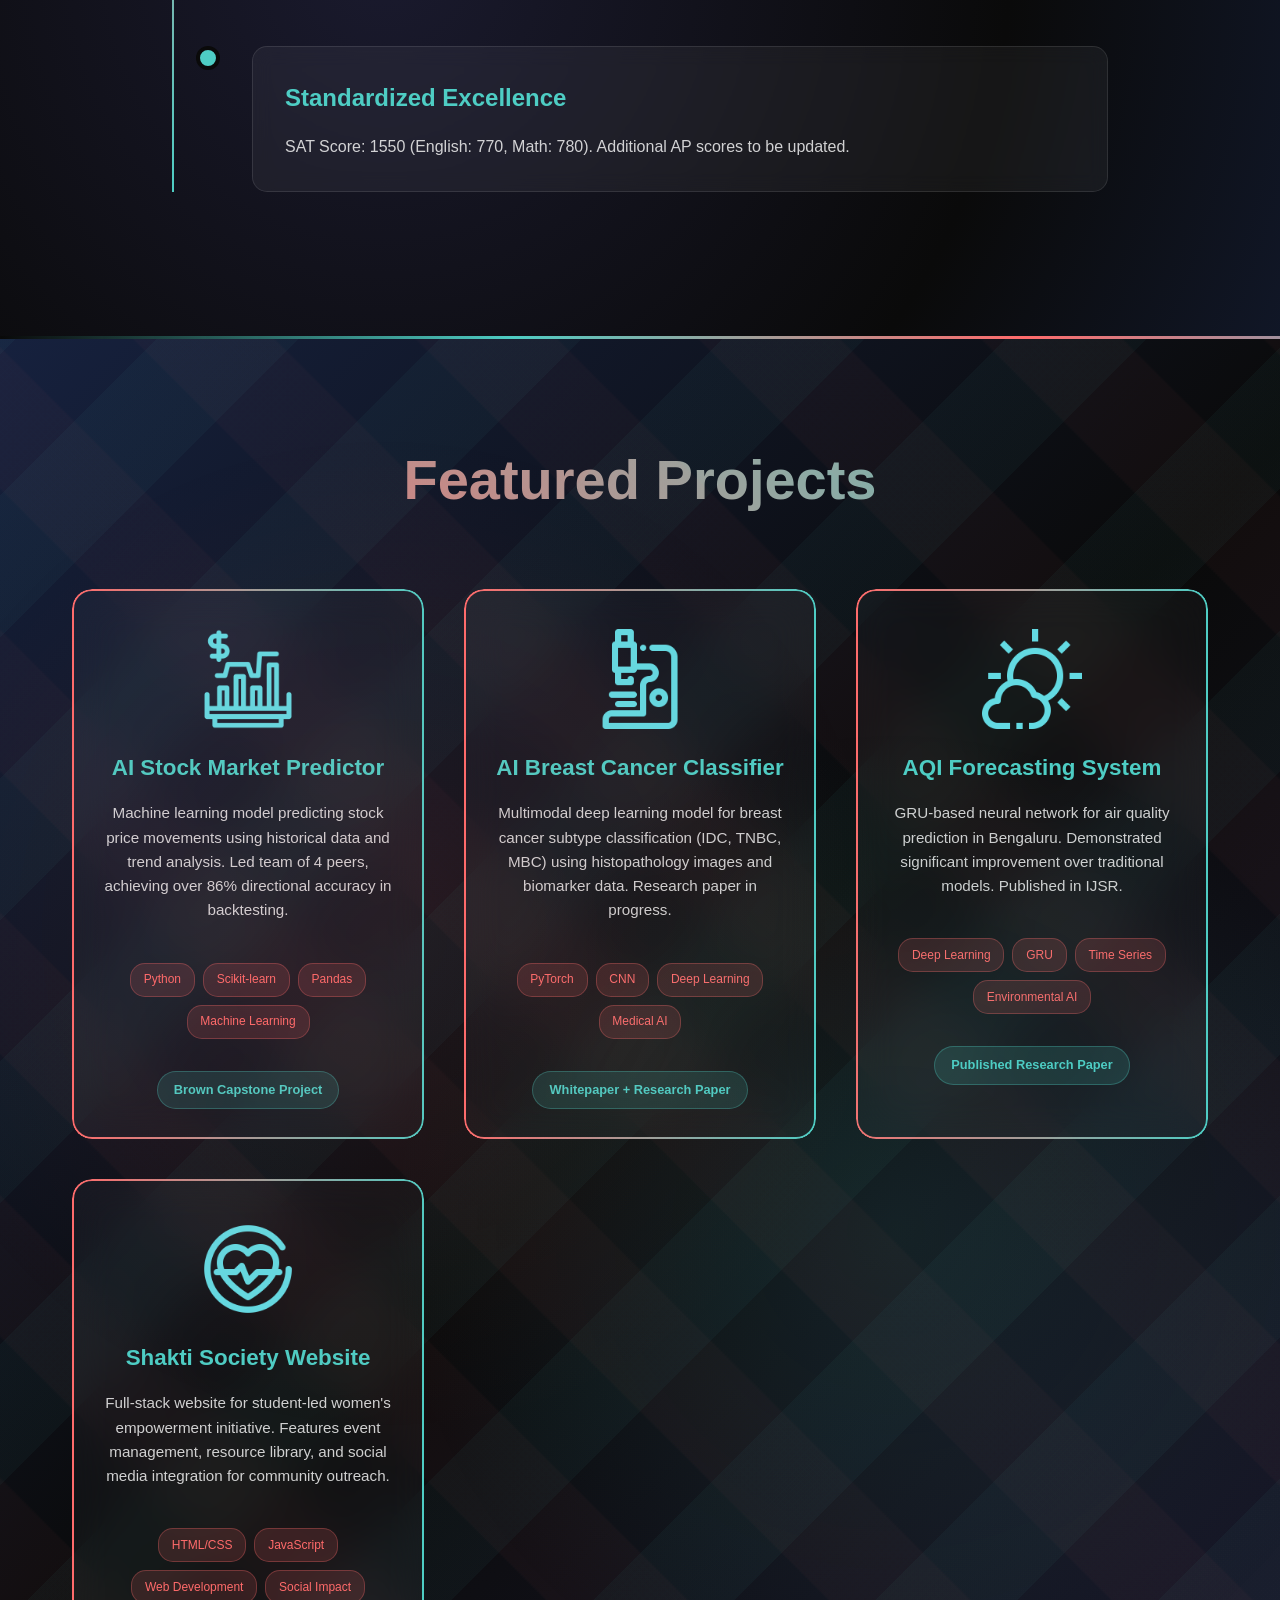
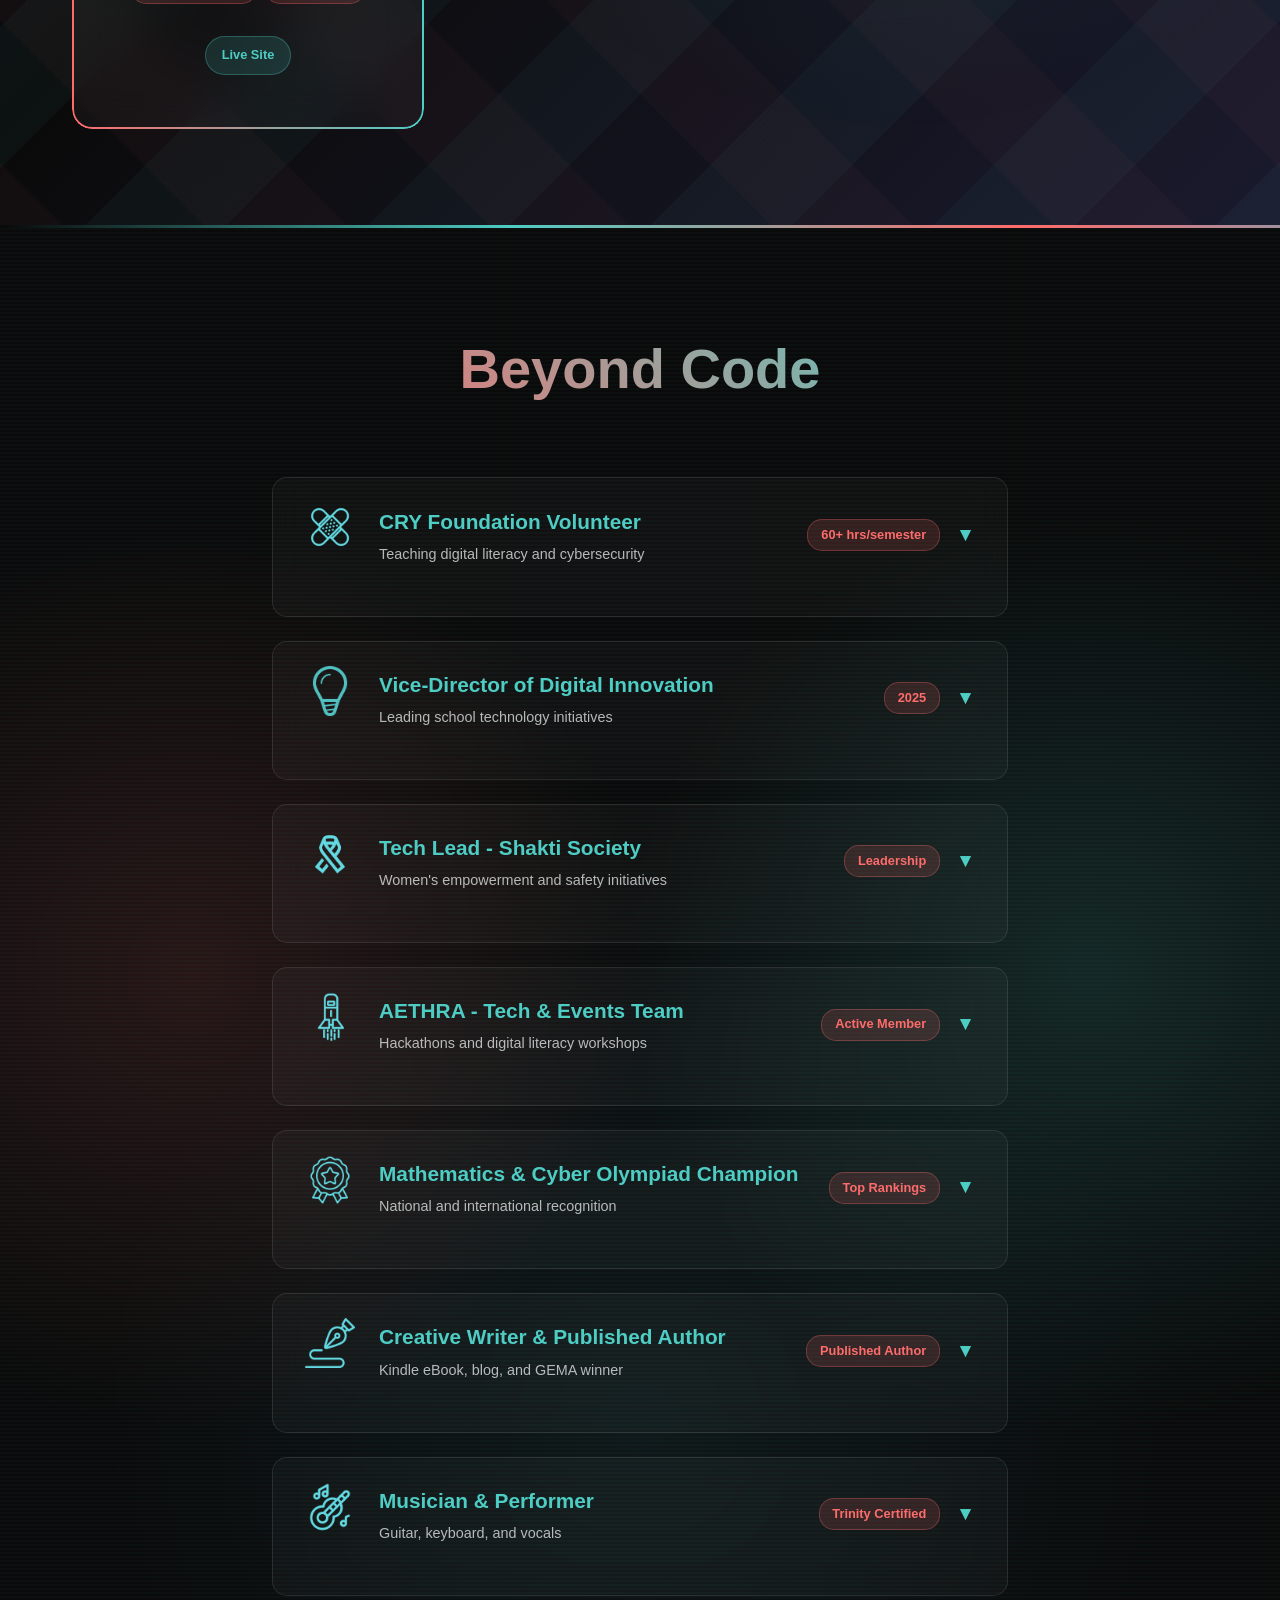
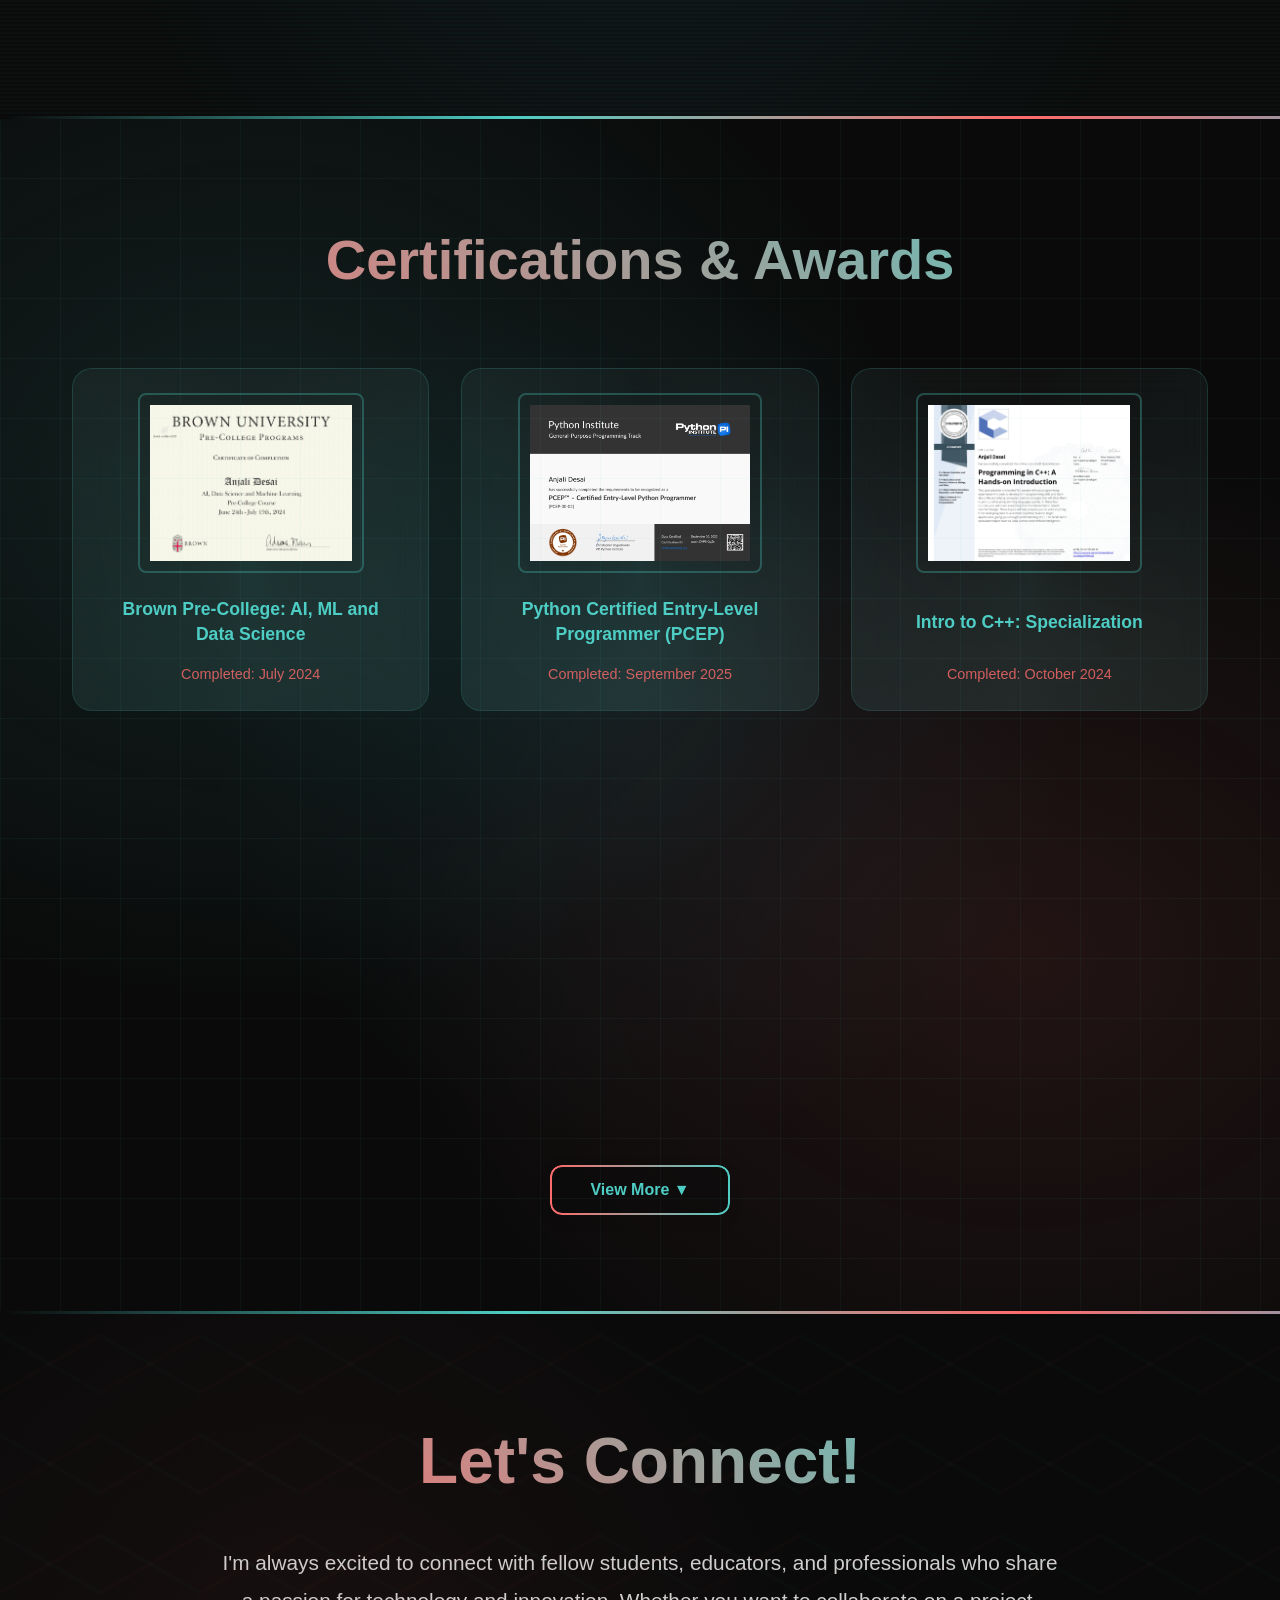
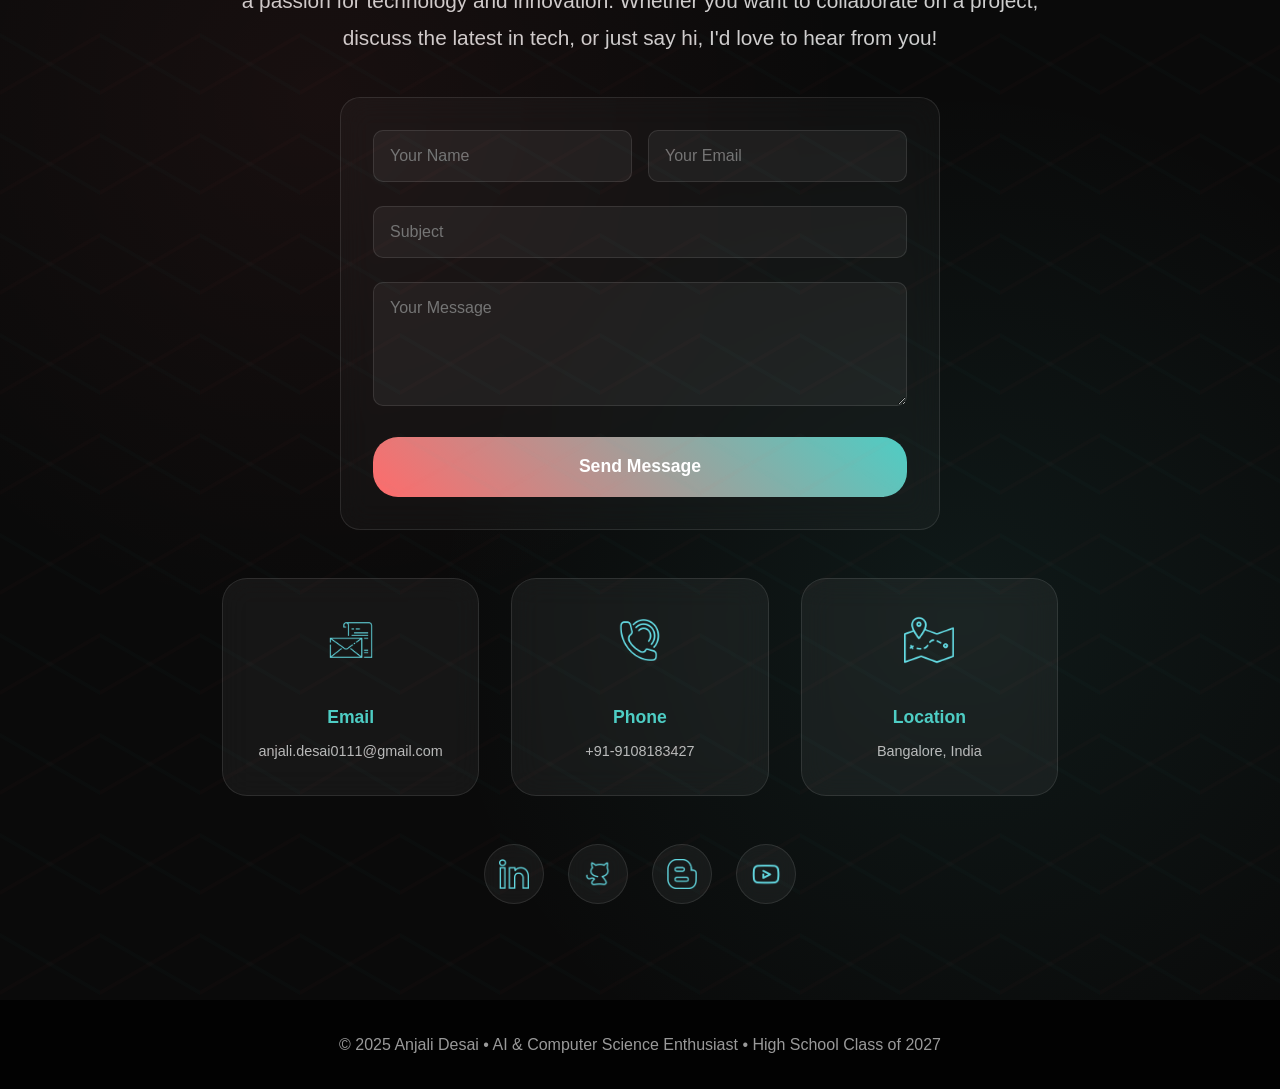
<file: portfolio.html>
<!DOCTYPE html>
<html lang="en">
<head>
    <meta charset="UTF-8">
    <meta name="viewport" content="width=device-width, initial-scale=1.0">
    <title>Your Name - Portfolio</title>
</head>
<link rel="stylesheet" href="style.css">
<body>
    <div class="page-transition" id="pageTransition">
        <div class="loader"></div>
    </div>
    <header>
        <nav>
            <button class="hamburger" id="hamburger">
                <span></span>
                <span></span>
                <span></span>
            </button>
            <div class="nav-left">
                <ul class="nav-links">
                    <li><a href="#home">Home</a></li>
                    <li><a href="#about">About</a></li>
                    <li class="dropdown">
                        <button class="dropdown-btn">Pages ▼</button>
                        <div class="dropdown-content">
                            <a href="#academics">Academics</a>
                            <a href="#projects">Projects</a>
                            <a href="#activities">Activities</a>
                            <a href="#certifications">Certifications</a>
                        </div>
                    </li>
                    <li><a href="#contact">Contact</a></li>
                </ul>
            </div>
            <div class="nav-right">
                <a href="cert_pdf/Anjali_Desai_Resume.pdf" target="_blank" class="nav-btn resume-nav-btn">View Resume</a>                
                <a href="#about" class="nav-btn learn-more-btn">Learn More</a>
            </div>
        </nav>        
    </header>
    
    <section id="home" class="hero">
        <div class="hero-content">
            <div class="hero-image-container">
                <img src="images/hero-photo.png" alt="Anjali Desai" class="hero-image">
            </div>
            <div class="hero-info">
                <div class="hero-name-section">
                    <h1 class="hero-name" id="hero-name"></h1>
                    <p class="hero-subtitle">Aspiring Computer Scientist</p>
                </div>
                <div class="hero-content-row">
                    <div class="hero-left-content">
                        <div class="hero-stats">
                            <div class="hero-stat-item animate-float-1">
                                <div class="hero-stat-number">
                                    <div class="counter-tens" id="grade-tens">
                                        <div class="counter-roll" id="grade-tens-roll">
                                            <div class="counter-digit">0</div>
                                            <div class="counter-digit">1</div>
                                            <div class="counter-digit">2</div>
                                        </div>
                                    </div>
                                    <div class="counter-ones" id="grade-ones">
                                        <div class="counter-roll" id="grade-ones-roll">
                                            <div class="counter-digit">0</div>
                                            <div class="counter-digit">1</div>
                                            <div class="counter-digit">2</div>
                                            <div class="counter-digit">3</div>
                                            <div class="counter-digit">4</div>
                                            <div class="counter-digit">5</div>
                                            <div class="counter-digit">6</div>
                                            <div class="counter-digit">7</div>
                                            <div class="counter-digit">8</div>
                                            <div class="counter-digit">9</div>
                                        </div>
                                    </div>
                                    <span class="counter-suffix">th</span>
                                </div>
                                <span class="hero-stat-label">Grade</span>
                            </div>
                            <div class="hero-stat-item animate-float-2">
                                <div class="hero-stat-number">
                                    <div class="counter-tens" id="age-tens">
                                        <div class="counter-roll" id="age-tens-roll">
                                            <div class="counter-digit">0</div>
                                            <div class="counter-digit">1</div>
                                            <div class="counter-digit">2</div>
                                        </div>
                                    </div>
                                    <div class="counter-ones" id="age-ones">
                                        <div class="counter-roll" id="age-ones-roll">
                                            <div class="counter-digit">0</div>
                                            <div class="counter-digit">1</div>
                                            <div class="counter-digit">2</div>
                                            <div class="counter-digit">3</div>
                                            <div class="counter-digit">4</div>
                                            <div class="counter-digit">5</div>
                                            <div class="counter-digit">6</div>
                                            <div class="counter-digit">7</div>
                                            <div class="counter-digit">8</div>
                                            <div class="counter-digit">9</div>
                                        </div>
                                    </div>
                                    <span class="counter-suffix">yrs</span>
                                </div>
                                <span class="hero-stat-label">Age</span>
                            </div>
                        </div>
                        <div class="hero-school-info">
                            <div class="hero-school-name">National Hill View Public School</div>
                            <div class="hero-school-details">Graduating 2027</div>
                        </div>
                    </div>
                    <div class="hero-right-content">
                        <div class="hero-contact">
                            <div class="hero-contact-box">
                                <div class="hero-contact-info">
                                    <div>anjalidesai0111@gmail.com</div>
                                    <div>+91-9108183427</div>
                                    <div>Bangalore, India</div>
                                </div>
                            </div>
                        </div>
                    </div>
                </div>
            </div>            
        </div>
        <div class="particle" style="left: 10%; top: 20%; animation: float 3s ease-in-out infinite;"></div>
        <div class="particle" style="left: 80%; top: 30%; animation: float 4s ease-in-out infinite 0.5s;"></div>
        <div class="particle" style="left: 60%; top: 70%; animation: float 3.5s ease-in-out infinite 1s;"></div>
        <div class="particle" style="left: 20%; top: 80%; animation: float 4.5s ease-in-out infinite 1.5s;"></div>
        <div class="particle" style="left: 90%; top: 60%; animation: float 3.2s ease-in-out infinite 2s;"></div>
        <div class="particle" style="left: 30%; top: 40%; animation: float 4.2s ease-in-out infinite 0.8s;"></div>
        <div class="particle" style="left: 70%; top: 20%; animation: float 3.8s ease-in-out infinite 1.2s;"></div>
        <div class="particle" style="left: 15%; top: 50%; animation: float 4.8s ease-in-out infinite 0.3s;"></div>
        <div class="particle" style="left: 85%; top: 15%; animation: float 3.3s ease-in-out infinite 0.7s;"></div>
        <div class="particle" style="left: 5%; top: 60%; animation: float 4.1s ease-in-out infinite 1.3s;"></div>
        <div class="particle" style="left: 50%; top: 10%; animation: float 3.7s ease-in-out infinite 0.9s;"></div>
        <div class="particle" style="left: 25%; top: 90%; animation: float 4.6s ease-in-out infinite 1.7s;"></div>
        <div class="particle" style="left: 75%; top: 85%; animation: float 3.4s ease-in-out infinite 0.4s;"></div>
        <div class="particle" style="left: 95%; top: 40%; animation: float 4.3s ease-in-out infinite 1.1s;"></div>
        <div class="particle" style="left: 40%; top: 25%; animation: float 3.9s ease-in-out infinite 0.6s;"></div>
        <div class="particle" style="left: 65%; top: 45%; animation: float 4.4s ease-in-out infinite 1.4s;"></div>
        <div class="particle" style="left: 12%; top: 35%; animation: float 3.6s ease-in-out infinite 0.2s;"></div>
        <div class="particle" style="left: 88%; top: 75%; animation: float 4.7s ease-in-out infinite 1.6s;"></div>
        <div class="particle" style="left: 35%; top: 65%; animation: float 3.1s ease-in-out infinite 0.1s;"></div>
        <div class="particle" style="left: 55%; top: 80%; animation: float 4.9s ease-in-out infinite 1.9s;"></div>
    </section>

    <!-- CV Banner Section -->
    <div class="section-divider"></div>
    <section class="cv-banner-section">
        <div class="cv-banner-container">
            <h2 class="cv-banner-title">Ready to Learn More?</h2>
            <p class="cv-banner-text">
                Download my comprehensive resume to see my complete academic record, detailed project descriptions, 
                and professional experience in one convenient document.
            </p>
            <a href="cert_pdf/Anjali_Desai_Resume.pdf" download class="cv-download-btn">
                Download My Resume
            </a>
        </div>
    </section>
    <div class="section-divider"></div>

    <section id="about" class="about">
        <div class="about-container">
            <div class="about-left">
                <div class="about-image-wrapper">
                    <img src="images/about-photo.jpeg" alt="Anjali Desai" class="about-image">
                </div>
            </div>
            <div class="about-right">
                <h2 class="about-title">Hello World!</h2>
                <p class="about-text">
                    I'm a high school student passionate about artificial intelligence and computer science. My journey began with curiosity about how machines learn, leading me to complete Brown University's Pre-College AI program with a 98% grade and publish research on air quality forecasting in the International Journal of Scientific Research.
                </p>
                <p class="about-text">
                    As Vice-Director of Digital Innovation at my school, I aim to promote peer learning and the use of AI in the classroom. I'm also Tech Lead for Shakti Society, working on women's empowerment and safety initiatives, and serve on AETHRA's tech and event management teams organizing hackathons and digital literacy workshops. When I'm not coding or leading tech initiatives, I volunteer with CRY foundation teaching digital literacy to underprivileged students, write fiction for my blog and Kindle, and perform music as part of Dhuniscian.
                </p>

                <div class="tech-stack">
                    <div class="tech-item">Python</div>
                    <div class="tech-item">Java</div>
                    <div class="tech-item">C++</div>
                    <div class="tech-item">JavaScript</div>
                    <div class="tech-item">HTML/CSS</div>
                    <div class="tech-item">PyTorch</div>
                    <div class="tech-item">TensorFlow</div>
                    <div class="tech-item">scikit-learn</div>
                    <div class="tech-item">Pandas</div>
                    <div class="tech-item">NumPy</div>
                    <div class="tech-item">Git</div>
                    <div class="tech-item">GitHub</div>
                </div>
            </div>
        </div>
    </section>

    <div class="section-divider"></div>

    <section id="academics" class="academics">
        <div class="academics-container">
            <h2 class="section-title">Academic Journey</h2>
            <div class="timeline">
                <div class="timeline-item">
                    <div class="timeline-content">
                        <h3 class="timeline-title">Academic Excellence</h3>
                        <p class="timeline-description">
                            Maintaining outstanding grades: 97% in 9th grade and 96.4% in 10th grade (97% with AI elective). Currently studying Physics, Chemistry, Mathematics, and Computer Science in CBSE curriculum at National Hill View Public School.
                        </p>
                    </div>
                </div>
                <div class="timeline-item">
                    <div class="timeline-content">
                        <h3 class="timeline-title">Olympiad Success</h3>
                        <p class="timeline-description">
                            American Mathematics Olympiad: Global Rank 29, Country Rank 6, Global Finals Rank 14 (2024). Multiple years as national topper (1st and 2nd place) in Unified Cyber Olympiad.
                        </p>
                    </div>
                </div>
                <div class="timeline-item">
                    <div class="timeline-content">
                        <h3 class="timeline-title">Research & Publications</h3>
                        <p class="timeline-description">
                            Published two research papers: AI-based AQI forecasting in Bengaluru using GRU models (IJSR, 2025) and breast cancer subtype detection and classification using deep learning. Completed Brown University Pre-College AI, ML, and Data Science Program with 98% grade.
                        </p>
                    </div>
                </div>
                <div class="timeline-item">
                    <div class="timeline-content">
                        <h3 class="timeline-title">Standardized Excellence</h3>
                        <p class="timeline-description">
                            SAT Score: 1550 (English: 770, Math: 780). Additional AP scores to be updated.
                        </p>
                    </div>
                </div>
            </div>
        </div>
    </section>

    <div class="section-divider"></div>

    <section id="projects" class="projects">
        <div class="projects-container">
            <h2 class="section-title">Featured Projects</h2>
            <div class="projects-grid">

                <!-- Stock Market Predictor -->
                <div class="project-card">
                    <div class="project-card-inner">
                        <div class="project-card-front">
                            <div class="project-header">
                                <img src="icons/icon-stock.png" class="project-icon" alt="Stock Market">
                            </div>
                            <div class="project-body">
                                <div class="project-content">
                                    <h3 class="project-title">AI Stock Market Predictor</h3>
                                    <p class="project-description">
                                        Machine learning model predicting stock price movements using historical data and trend analysis. Led team of 4 peers, achieving over 86% directional accuracy in backtesting.
                                    </p>
                                </div>
                                <div class="project-tags-container">
                                    <div class="project-tags">
                                        <span class="project-tag">Python</span>
                                        <span class="project-tag">Scikit-learn</span>
                                        <span class="project-tag">Pandas</span>
                                        <span class="project-tag">Machine Learning</span>
                                    </div>
                                    <span class="project-status">Brown Capstone Project</span>
                                </div>
                            </div>
                        </div>
                        <div class="project-card-back">
                            <h3 class="project-title">View Project</h3>
                            <a href="https://github.com/AnjaliiD/stock-analysis-arima-forecasting" class="project-link-btn" target="_blank">GitHub Repo</a>
                            <p style="color: rgba(255, 255, 255, 0.7); text-align: center; margin-top: 1rem;">Brown University Pre-College Capstone Project</p>
                        </div>
                    </div>
                </div>
    
                <!-- Breast Cancer Classifier -->
                <div class="project-card">
                    <div class="project-card-inner">
                        <div class="project-card-front">
                            <div class="project-header">
                                <img src="icons/icon-cancer.png" class="project-icon" alt="Medical AI">
                            </div>
                            <div class="project-body">
                                <div class="project-content">
                                    <h3 class="project-title">AI Breast Cancer Classifier</h3>
                                    <p class="project-description">
                                        Multimodal deep learning model for breast cancer subtype classification (IDC, TNBC, MBC) using histopathology images and biomarker data. Research paper in progress.
                                    </p>
                                </div>
                                <div class="project-tags-container">
                                    <div class="project-tags">
                                        <span class="project-tag">PyTorch</span>
                                        <span class="project-tag">CNN</span>
                                        <span class="project-tag">Deep Learning</span>
                                        <span class="project-tag">Medical AI</span>
                                    </div>
                                    <span class="project-status">Whitepaper + Research Paper</span>
                                </div>
                            </div>
                        </div>
                        <div class="project-card-back">
                            <h3 class="project-title">Research & Code</h3>
                            <a href="YOUR_RESEARCH_PAPER_LINK_HERE" class="project-link-btn" target="_blank">Research Paper</a>
                            <a href="https://www.oneyoungindia.com/white-papers/ai-augmented-multimodal-risk-prediction-of-breast-cancer-using-polygenic-scores%2C-lifestyle-data%2C-and-temporal-emr-modeling/anjali-desai" class="project-link-btn secondary" target="_blank">Read Whitepaper</a>
                            <a href="https://github.com/AnjaliiD/Breast-Cancer-Classification" class="project-link-btn secondary" target="_blank">GitHub Repo</a>
                            <p style="color: rgba(255, 255, 255, 0.7); text-align: center; margin-top: 1rem;">OneYoungIndia Publication</p>
                        </div>
                    </div>
                </div>

                <!-- AQI Forecasting -->
                <div class="project-card">
                    <div class="project-card-inner">
                        <div class="project-card-front">
                            <div class="project-header">
                                <img src="icons/icon-aqi.png" class="project-icon" alt="Air Quality">
                            </div>
                            <div class="project-body">
                                <div class="project-content">
                                    <h3 class="project-title">AQI Forecasting System</h3>
                                    <p class="project-description">
                                        GRU-based neural network for air quality prediction in Bengaluru. Demonstrated significant improvement over traditional models. Published in IJSR.
                                    </p>
                                </div>
                                <div class="project-tags-container">
                                    <div class="project-tags">
                                        <span class="project-tag">Deep Learning</span>
                                        <span class="project-tag">GRU</span>
                                        <span class="project-tag">Time Series</span>
                                        <span class="project-tag">Environmental AI</span>
                                    </div>
                                    <span class="project-status">Published Research Paper</span>
                                </div>
                            </div>
                        </div>
                        <div class="project-card-back">
                            <h3 class="project-title">Published Research</h3>
                            <a href="https://www.worldwidejournals.com/international-journal-of-scientific-research-(IJSR)/recent_issues_pdf/2025/June/air-quality-i_June_2025_4561939467_6530047.pdf" class="project-link-btn" target="_blank">Research Paper</a>
                            <a href="https://github.com/AnjaliiD/Bangalore-AQI-Prediction-and-Forecasting-AI" class="project-link-btn secondary" target="_blank">GitHub Repo</a>
                            <p style="color: rgba(255, 255, 255, 0.7); text-align: center; margin-top: 1rem;">International Journal of Scientific Research</p>
                        </div>
                    </div>
                </div>
    
                <!-- Shakti Society Website -->
                <div class="project-card">
                    <div class="project-card-inner">
                        <div class="project-card-front">
                            <div class="project-header">
                                <img src="icons/icon-shakti-web.png" class="project-icon" alt="Women Empowerment">
                            </div>
                            <div class="project-body">
                                <div class="project-content">
                                    <h3 class="project-title">Shakti Society Website</h3>
                                    <p class="project-description">
                                        Full-stack website for student-led women's empowerment initiative. Features event management, resource library, and social media integration for community outreach.
                                    </p>
                                </div>
                                <div class="project-tags-container">
                                    <div class="project-tags">
                                        <span class="project-tag">HTML/CSS</span>
                                        <span class="project-tag">JavaScript</span>
                                        <span class="project-tag">Web Development</span>
                                        <span class="project-tag">Social Impact</span>
                                    </div>
                                    <span class="project-status">Live Site</span>
                                </div>
                            </div>
                        </div>
                        <div class="project-card-back">
                            <h3 class="project-title">View Project</h3>
                            <a href="https://shakti-society.netlify.app/" class="project-link-btn" target="_blank">Visit Website</a>
                            <p style="color: rgba(255, 255, 255, 0.7); text-align: center; margin-top: 1rem;">Tech Lead role - maintaining and expanding features</p>
                        </div>
                    </div>
                </div>
            </div>
        </div>
    </section>

    <div class="section-divider"></div>

    <section id="activities" class="activities">
        <div class="activities-container">
            <h2 class="section-title">Beyond Code</h2>
            <div class="activities-list">

                <div class="activity-list-item">
                    <div class="activity-summary">
                        <div class="activity-summary-left">
                            <div class="activity-summary-emoji">
                                <img src="icons/icon-cry.png">
                            </div>                            
                            <div class="activity-summary-content">
                                <h3>CRY Foundation Volunteer</h3>
                                <p>Teaching digital literacy and cybersecurity</p>
                            </div>
                        </div>
                        <div class="activity-summary-right">
                            <span class="activity-achievement-badge">60+ hrs/semester</span>
                            <span class="activity-expand-icon">▼</span>
                        </div>
                    </div>
                    <div class="activity-details">
                        Over three years volunteering with Child Rights and You (CRY), delivering interactive educational sessions to underprivileged students on cybersecurity awareness, digital literacy, and digital marketing principles. Recognized with multiple certificates for sustained contribution and impact. Led teams during Walk to EmpowHER walkathon and World Music Day events.
                    </div>
                </div>
                
                <div class="activity-list-item">
                    <div class="activity-summary">
                        <div class="activity-summary-left">
                            <div class="activity-summary-emoji">
                                <img src="icons/icon-innovation.png">
                            </div>                            
                            <div class="activity-summary-content">
                                <h3>Vice-Director of Digital Innovation</h3>
                                <p>Leading school technology initiatives</p>
                            </div>
                        </div>
                        <div class="activity-summary-right">
                            <span class="activity-achievement-badge">2025</span>
                            <span class="activity-expand-icon">▼</span>
                        </div>
                    </div>
                    <div class="activity-details">
                        Elected student leader spearheading launch of AI-focused club encouraging peer-led learning through workshops and competitions. Supporting digital transformation within school and mentoring juniors in Python, HTML, and AI basics.
                    </div>
                </div>

                <div class="activity-list-item">
                    <div class="activity-summary">
                        <div class="activity-summary-left">
                            <div class="activity-summary-emoji">
                                <img src="icons/icon-shakti.png">
                            </div>                            
                            <div class="activity-summary-content">
                                <h3>Tech Lead - Shakti Society</h3>
                                <p>Women's empowerment and safety initiatives</p>
                            </div>
                        </div>
                        <div class="activity-summary-right">
                            <span class="activity-achievement-badge">Leadership</span>
                            <span class="activity-expand-icon">▼</span>
                        </div>
                    </div>
                    <div class="activity-details">
                        Leading the tech team for Shakti Society, a growing student-led community working towards women's empowerment, safety, and awareness. Created and maintain the organization's website, organize events to raise awareness about critical issues, and reach out to the community through strategic social media campaigns.
                    </div>
                </div>
                
                <div class="activity-list-item">
                    <div class="activity-summary">
                        <div class="activity-summary-left">
                            <div class="activity-summary-emoji">
                                <img src="icons/icon-aethra.png">
                            </div>                            
                            <div class="activity-summary-content">
                                <h3>AETHRA - Tech & Events Team</h3>
                                <p>Hackathons and digital literacy workshops</p>
                            </div>
                        </div>
                        <div class="activity-summary-right">
                            <span class="activity-achievement-badge">Active Member</span>
                            <span class="activity-expand-icon">▼</span>
                        </div>
                    </div>
                    <div class="activity-details">
                        Member of AETHRA's tech team and event coordination team, where creativity meets action and challenges turn into opportunities. Help organize and coordinate large-scale hackathons and ideathons with 100+ participants, manage digital literacy workshops that empower communities, and contribute to building innovative solutions for real-world problems.
                    </div>
                </div>
                
                <div class="activity-list-item">
                    <div class="activity-summary">
                        <div class="activity-summary-left">
                            <div class="activity-summary-emoji">
                                <img src="icons/icon-trophy.png">
                            </div>                            
                            <div class="activity-summary-content">
                                <h3>Mathematics & Cyber Olympiad Champion</h3>
                                <p>National and international recognition</p>
                            </div>
                        </div>
                        <div class="activity-summary-right">
                            <span class="activity-achievement-badge">Top Rankings</span>
                            <span class="activity-expand-icon">▼</span>
                        </div>
                    </div>
                    <div class="activity-details">
                        American Mathematics Olympiad 2024: Global Rank 29, Country Rank 6, Finals Rank 14. Singapore International Math Olympiad Challenge Finals qualifier. Unified Cyber Olympiad: 1st and 2nd place nationally in multiple years. Demonstrates consistent excellence in analytical problem-solving.
                    </div>
                </div>
                
                <div class="activity-list-item">
                    <div class="activity-summary">
                        <div class="activity-summary-left">
                            <div class="activity-summary-emoji">
                                <img src="icons/icon-writing.png">
                            </div>                            
                            <div class="activity-summary-content">
                                <h3>Creative Writer & Published Author</h3>
                                <p>Kindle eBook, blog, and GEMA winner</p>
                            </div>
                        </div>
                        <div class="activity-summary-right">
                            <span class="activity-achievement-badge">Published Author</span>
                            <span class="activity-expand-icon">▼</span>
                        </div>
                    </div>
                    <div class="activity-details">
                        Published author with Kindle eBook featuring original fiction exploring historical fantasy, psychological suspense, and urban supernatural genres. Writing and publishing content twice monthly on writerjourneyy.blogspot.com. Won GEMA's national short story competition with published winning story. Active readership across blog and eBook platforms.
                    </div>
                </div>
                
                <div class="activity-list-item">
                    <div class="activity-summary">
                        <div class="activity-summary-left">
                            <div class="activity-summary-emoji">
                                <img src="icons/icon-music.png">
                            </div>                            
                            <div class="activity-summary-content">
                                <h3>Musician & Performer</h3>
                                <p>Guitar, keyboard, and vocals</p>
                            </div>
                        </div>
                        <div class="activity-summary-right">
                            <span class="activity-achievement-badge">Trinity Certified</span>
                            <span class="activity-expand-icon">▼</span>
                        </div>
                    </div>
                    <div class="activity-details">
                        Trinity College London certified in guitar: Grades 1-3 (Outstanding), Grade 4 ongoing. Three years of experience in guitar and keyboard. Performed in multiple live shows, band performances with Dhuniscian, and cultural programs. YouTube channel showcasing compositions and covers.
                    </div>
                </div>

            </div>
        </div>
    </section>

    <div class="section-divider"></div>

    <section id="certifications" class="certifications">
        <div class="certifications-container">
            <h2 class="section-title">Certifications & Awards</h2>
            <div class="certifications-grid">

                    <div class="certification-card">
                        <a href="cert_pdf/Brown Certificate.pdf" target="_blank">
                            <img src="cert_img/cert-brown.jpg" alt="Brown Pre-College: AI, ML and Data Science" class="cert-image">
                        </a>
                        <a href="cert_pdf/Brown Certificate.pdf" target="_blank">
                            <h3 class="cert-title">Brown Pre-College: AI, ML and Data Science</h3>
                        </a>
                        <p class="cert-date">Completed: July 2024</p>
                    </div>
                
                    <div class="certification-card">
                        <a href="cert_pdf/PCEP certificate.pdf" target="_blank">
                            <img src="cert_img/cert-pcep.jpg" alt="Python Certified Entry-Level Programmer (PCEP)" class="cert-image">
                        </a>
                        <a href="cert_pdf/PCEP certificate.pdf" target="_blank">
                            <h3 class="cert-title">Python Certified Entry-Level Programmer (PCEP)</h3>
                        </a>
                        <p class="cert-date">Completed: September 2025</p>
                    </div>
                
                    <div class="certification-card">
                        <a href="cert_pdf/C++ Specialization.pdf" target="_blank">
                            <img src="cert_img/cert-c++.jpg" alt="Intro to C++: Specialization" class="cert-image">
                        </a>
                        <a href="cert_pdf/C++ Specialization.pdf" target="_blank">
                            <h3 class="cert-title">Intro to C++: Specialization</h3>
                        </a>
                        <p class="cert-date">Completed: October 2024</p>
                    </div>
                
                    <div class="certification-card">
                        <a href="cert_pdf/Java Basics Specialization.pdf" target="_blank">
                            <img src="cert_img/cert-java.jpg" alt="Intro to Java: Specialization" class="cert-image">
                        </a>
                        <a href="cert_pdf/Java Basics Specialization.pdf" target="_blank">
                            <h3 class="cert-title">Intro to Java: Specialization</h3>
                        </a>
                        <p class="cert-date">Completed: January 2024</p>
                    </div>

                    <div class="certification-card">
                        <a href="cert_pdf/AMO.pdf" target="_blank">
                            <img src="cert_img/AMO.jpg" alt="American Mathematics Olympiad" class="cert-image">
                        </a>
                        <a href="cert_pdf/AMO.pdf" target="_blank">
                            <h3 class="cert-title">American Mathematics Olympiad Achievement</h3>
                        </a>
                        <p class="cert-date">Global Rank 29 - 2025</p>
                    </div>
                    
                    <div class="certification-card">
                        <a href="cert_pdf/singapore.pdf"_blank">
                            <img src="cert_img/singapore.jpeg" alt="Singapore International Math Olympiad" class="cert-image">
                        </a>
                        <a href="cert_pdf/singapore.pdf" target="_blank">
                            <h3 class="cert-title">Singapore International Math Olympiad Challenge Finals</h3>
                        </a>
                        <p class="cert-date">Completed: 2025</p>
                    </div>
                
                    <!-- Hidden certificates -->
                    <div class="certification-card hidden">
                        <a href="cert_pdf/Python Basics.pdf" target="_blank">
                            <img src="cert_img/cert-python.jpg" alt="Google Python Crash Course" class="cert-image">
                        </a>
                        <a href="cert_pdf/Python Basics.pdf" target="_blank">
                            <h3 class="cert-title">Google Python Crash Course</h3>
                        </a>
                        <p class="cert-date">Completed: May 2024</p>
                    </div>

                    <div class="certification-card hidden">
                        <a href="cert_pdf/AGSD AI Bootcamp.pdf" target="_blank">
                            <img src="cert_img/cert-agsd.jpg" alt="AGSD AI Bootcamp Completion" class="cert-image">
                        </a>
                        <a href="cert_pdf/AGSD AI Bootcamp.pdf" target="_blank">
                            <h3 class="cert-title">AGSD AI Bootcamp Completion</h3>
                        </a>
                        <p class="cert-date">Completed: November 2024</p>
                    </div>

                    <div class="certification-card hidden">
                        <a href="cert_pdf/CRY123.pdf" target="_blank">
                            <img src="cert_img/CRY3.jpeg" alt="CRY Foundation Volunteer Recognition" class="cert-image">
                        </a>
                        <a href="cert_pdf/CRY123.pdf"_blank">
                            <h3 class="cert-title">CRY Foundation Volunteer Recognition</h3>
                        </a>
                        <p class="cert-date">2023 - Present</p>
                    </div>

                    <div class="certification-card hidden">
                        <a href="cert_pdf/trinity.pdf" target="_blank">
                            <img src="cert_img/trinity.jpeg" alt="Trinity College London Guitar Grade 3" class="cert-image">
                        </a>
                        <a href="cert_pdf/trinity.pdf" target="_blank">
                            <h3 class="cert-title">Trinity College London Guitar Grade 3 (Outstanding)</h3>
                        </a>
                        <p class="cert-date">Completed: 2025</p>
                    </div>

                    <div class="certification-card hidden">
                        <a href="cert_pdf/Verizon Job Sim.pdf" target="_blank">
                            <img src="cert_img/cert-verizon.jpg" alt="Verizon Cloud Platform Job Simulation" class="cert-image">
                        </a>
                        <a href="cert_pdf/Verizon Job Sim.pdf" target="_blank">
                            <h3 class="cert-title">Verizon Cloud Platform Job Simulation</h3>
                        </a>
                        <p class="cert-date">Completed: October 2024</p>
                    </div>
                
                    <div class="certification-card hidden">
                        <a href="cert_pdf/EA Job Sim.pdf" target="_blank">
                            <img src="cert_img/cert-ea.jpg" alt="EA Software Engineering Job Simulation" class="cert-image">
                        </a>
                        <a href="cert_pdf/EA Job Sim.pdf" target="_blank">
                            <h3 class="cert-title">EA Software Engineering Job Simulation</h3>
                        </a>
                        <p class="cert-date">Completed: November 2024</p>
                    </div>
                </div>
                
                <div class="view-more-container">
                    <button class="view-more-btn" id="viewMoreBtn">View More ▼</button>
                </div>

        </div>
    </section>

    <div class="section-divider"></div>

    <section id="contact" class="contact">
        <div class="contact-container">
            <h2 class="contact-title">Let's Connect!</h2>
            <p class="contact-text">
                I'm always excited to connect with fellow students, educators, and professionals who share a passion for technology and innovation. 
                Whether you want to collaborate on a project, discuss the latest in tech, or just say hi, I'd love to hear from you!
            </p>
            
            <form class="contact-form" id="contactForm">
                <div class="form-row">
                    <div class="form-group">
                        <input type="text" id="name" placeholder="Your Name" required>
                    </div>
                    <div class="form-group">
                        <input type="email" id="email" placeholder="Your Email" required>
                    </div>
                </div>
                <div class="form-group">
                    <input type="text" id="subject" placeholder="Subject" required>
                </div>
                <div class="form-group">
                    <textarea id="message" rows="5" placeholder="Your Message" required></textarea>
                </div>
                <button type="submit" class="form-submit-btn">Send Message</button>
            </form>

            <div class="contact-grid">
                <a href="mailto:anjali.desai0111@gmail.com" class="contact-card" target="_blank">
                    <span class="contact-icon">
                        <img src="icons/icon-email.png" alt="Email">
                    </span>
                    <div class="contact-label">Email</div>
                    <div class="contact-info">anjali.desai0111@gmail.com</div>
                </a>
                
                <a href="tel:+919108183427" class="contact-card" target="_blank">
                    <span class="contact-icon">
                        <img src="icons/icon-phone.png" alt="Phone">
                    </span>
                    <div class="contact-label">Phone</div>
                    <div class="contact-info">+91-9108183427</div>
                </a>
                
                <a href="https://www.google.com/maps/search/Bangalore%2C+Karnataka%2C+IN" class="contact-card" target="_blank">
                    <span class="contact-icon">
                        <img src="icons/icon-location.png" alt="Location">
                    </span>
                    <div class="contact-label">Location</div>
                    <div class="contact-info">Bangalore, India</div>
                </a>
            </div>

            <div class="social-links">
                <a href="https://linkedin.com/in/yourprofile" class="social-link" target="_blank">
                    <img src="icons/icon-linkedin.png" alt="LinkedIn">
                </a>
                <a href="https://github.com/AnjaliiD" class="social-link" target="_blank">
                    <img src="icons/icon-github.png" alt="GitHub">
                </a>
                <a href="https://writerjourneyy.blogspot.com" class="social-link" target="_blank">
                    <img src="icons/icon-blogger.png" alt="Blog">
                </a>
                <a href="https://www.youtube.com/@anjalidesai" class="social-link" target="_blank">
                    <img src="icons/icon-youtube.png" alt="YouTube">
                </a>
            </div>
        </div>
    </section>

    <footer>
        <p>&copy; 2025 Anjali Desai • AI & Computer Science Enthusiast • High School Class of 2027</p>    
    </footer>

    <button class="scroll-to-top" id="scrollToTop">↑</button>
</body>
<script src="script.js"></script>

</html>
</file>
<file: style.css>
* {
    margin: 0;
    padding: 0;
    box-sizing: border-box;
}

body {
    opacity: 0;
    animation: fadeIn 1s ease forwards;
}

@keyframes fadeIn {
    to {
        opacity: 1;
    }
}

.page-transition {
    position: fixed;
    top: 0;
    left: 0;
    width: 100%;
    height: 100%;
    background: linear-gradient(135deg, #0a0a0a 0%, #1a1a2e 50%, #16213e 100%);
    z-index: 9999;
    display: flex;
    align-items: center;
    justify-content: center;
    opacity: 1;
    transition: opacity 0.5s ease;
    pointer-events: none;
}

.page-transition.hidden {
    opacity: 0;
}

.loader {
    width: 50px;
    height: 50px;
    border: 4px solid rgba(78, 205, 196, 0.3);
    border-top: 4px solid #4ecdc4;
    border-radius: 50%;
    animation: spin 1s linear infinite;
}

@keyframes spin {
    0% { transform: rotate(0deg); }
    100% { transform: rotate(360deg); }
}

.custom-cursor {
    width: 20px;
    height: 20px;
    border: 2px solid #4ecdc4;
    border-radius: 50%;
    position: fixed;
    pointer-events: none;
    z-index: 9999;
    transition: transform 0.1s ease;
}

.cursor-trail {
    width: 8px;
    height: 8px;
    background: rgba(78, 205, 196, 0.6);
    border-radius: 50%;
    position: fixed;
    pointer-events: none;
    z-index: 9998;
}

/* Header */
header {
    position: fixed;
    top: 0;
    width: 100%;
    z-index: 1000;
    padding: 1.5rem 0;
    background: rgba(10, 10, 10, 0.8);
    backdrop-filter: blur(20px);
    transition: all 0.3s ease;
}

nav {
    max-width: 1200px;
    margin: 0 auto;
    padding: 0 2rem;
    display: flex;
    justify-content: space-between;
    align-items: center;
}

.hamburger {
    display: none;
    flex-direction: column;
    gap: 5px;
    background: none;
    border: none;
    cursor: pointer;
    padding: 0.5rem;
    z-index: 1002;
}

.hamburger span {
    width: 25px;
    height: 3px;
    background: #4ecdc4;
    transition: all 0.3s ease;
    border-radius: 3px;
}

.hamburger.active span:nth-child(1) {
    transform: rotate(45deg) translate(8px, 8px);
}

.hamburger.active span:nth-child(2) {
    opacity: 0;
}

.hamburger.active span:nth-child(3) {
    transform: rotate(-45deg) translate(7px, -7px);
}

.nav-left {
    display: flex;
    align-items: center;
    gap: 2rem;
}

.nav-links {
    display: flex;
    list-style: none;
    gap: 2rem;
    align-items: center;
}

.dropdown {
    position: relative;
    display: inline-block;
}

.dropdown-btn:hover {
    color: #4ecdc4;
    background: rgba(78, 205, 196, 0.1);
    transform: translateY(-2px);
}

.dropdown-content {
    display: none;
    position: absolute;
    top: calc(100% + 0.5rem);
    left: 0;
    background: rgba(10, 10, 10, 0.98);
    backdrop-filter: blur(20px);
    border: 1px solid rgba(78, 205, 196, 0.3);
    border-radius: 12px;
    min-width: 180px;
    box-shadow: 0 10px 40px rgba(0, 0, 0, 0.5);
    z-index: 1001;
    padding: 0.5rem 0;
    opacity: 0;
    transform: translateY(-10px);
    pointer-events: none;
    transition: opacity 0.3s ease 0.5s, transform 0.3s ease 0.5s, visibility 0s 0.8s;
    visibility: hidden;
}

.dropdown:hover .dropdown-content,
.dropdown.active .dropdown-content {
    display: block;
    opacity: 1;
    transform: translateY(0);
    pointer-events: auto;
    visibility: visible;
    transition: opacity 0.3s ease, transform 0.3s ease, visibility 0s;
}

.dropdown-content a {
    color: #fff;
    padding: 0.8rem 1rem;
    text-decoration: none;
    display: block;
    font-size: 0.9rem;
    transition: all 0.3s ease;
}

.dropdown-content a:hover {
    background: rgba(78, 205, 196, 0.1);
    color: #4ecdc4;
}

.cv-nav-btn:hover {
    transform: translateY(-2px);
    box-shadow: 0 6px 20px rgba(0, 0, 0, 0.3);
}

.nav-links a {
    color: #fff;
    text-decoration: none;
    font-weight: 600;
    font-size: 1.1rem;
    letter-spacing: 0.5px;
    transition: all 0.3s ease;
    position: relative;
    padding: 0.5rem 1rem;
    border-radius: 8px;
}

.nav-links a[href="#home"] {
    color: #4ecdc4;
}

.nav-links a[href="#home"]:hover {
    color: #ff6b6b;
}

.dropdown-btn {
    color: #fff;
    text-decoration: none;
    font-weight: 600;
    font-size: 1.1rem;
    letter-spacing: 0.5px;
    transition: all 0.3s ease;
    padding: 0.5rem 1rem;
    border-radius: 8px;
    background: none;
    border: none;
    cursor: pointer;
    display: flex;
    align-items: center;
    gap: 0.5rem;
}

.nav-right {
    display: flex;
    gap: 1rem;
    align-items: center;
    margin-left: auto;
}
.nav-btn {
    color: white;
    padding: 0.8rem 1.6rem;
    text-decoration: none;
    border-radius: 25px;
    font-weight: 600;
    font-size: 1rem;
    transition: all 0.3s ease;
    box-shadow: 0 4px 15px rgba(0, 0, 0, 0.2);
}

.resume-nav-btn {
    background: linear-gradient(45deg, #ff6b6b, #4ecdc4);
}

.learn-more-btn {
    background: transparent;
    border: 2px solid #45b7d1;
    color: #45b7d1;
}

.learn-more-btn:hover {
    background: #45b7d1;
    color: white;
}

.nav-btn:hover {
    transform: translateY(-2px);
    box-shadow: 0 6px 20px rgba(0, 0, 0, 0.3);
}


.nav-links a::before {
    content: '';
    position: absolute;
    bottom: -5px;
    left: 50%;
    width: 0;
    height: 2px;
    background: linear-gradient(45deg, #ff6b6b, #4ecdc4);
    transition: all 0.3s ease;
    transform: translateX(-50%);
}

.nav-links a:hover {
    color: #4ecdc4;
    background: rgba(78, 205, 196, 0.1);
    transform: translateY(-2px);
}

.nav-links a:hover::before {
    width: 100%;
}

/* Particle system for hero */
.particle {
    position: absolute;
    width: 4px;
    height: 4px;
    background: #4ecdc4;
    border-radius: 50%;
    pointer-events: none;
    opacity: 0.6;
}

.particle:nth-child(odd) {
    background: #ff6b6b;
}

@keyframes float {
    0%, 100% { transform: translateY(0px) rotate(0deg); opacity: 0.6; }
    50% { transform: translateY(-20px) rotate(180deg); opacity: 1; }
}

/* Hero Section - New design with animations */
.hero {
    min-height: 100vh;
    display: flex;
    align-items: stretch;
    justify-content: center;
    position: relative;
    background: linear-gradient(135deg, #0a0a0a 0%, #1a1a2e 50%, #16213e 100%);
    overflow: hidden;
    padding: 8rem 0 0 0;
}

.hero::before {
    content: '';
    position: absolute;
    top: 0;
    left: 0;
    right: 0;
    bottom: 0;
    background: 
        radial-gradient(ellipse at 10% 20%, rgba(255, 107, 107, 0.15) 0%, transparent 40%),
        radial-gradient(ellipse at 90% 80%, rgba(78, 205, 196, 0.12) 0%, transparent 40%),
        radial-gradient(circle at 50% 50%, rgba(69, 183, 209, 0.08) 0%, transparent 50%);
    animation: pulseGlow 8s ease-in-out infinite;
}

@keyframes pulseGlow {
    0%, 100% { opacity: 1; }
    50% { opacity: 0.7; }
}

.hero-content {
    display: flex;
    align-items: stretch;
    gap: 2rem;
    z-index: 10;
    position: relative;
    max-width: 1400px;
    margin: 0 auto;
    padding: 0 2rem 0 2rem;
    width: 100%;
    min-height: calc(100vh - 8rem); 
}

.hero-image-container {
    flex: 0 0 40%;
    opacity: 0;
    transform: translateY(50px);
    animation: floatUp 1.5s ease 0.5s forwards;
    display: flex;
    align-items: flex-end;
}

.hero-image {
    width: 100%;
    height: 100%;
    object-fit: contain;
    object-position: bottom;
    border-radius: 0;
    border: none;
    box-shadow: none;
}

.typing-cursor {
    color: #4ecdc4;
    animation: blink 1s infinite;
}

@keyframes blink {
    0%, 50% { opacity: 1; }
    51%, 100% { opacity: 0; }
}

@keyframes gradientFlow {
    0%, 100% { background-position: 0% 50%; }
    50% { background-position: 100% 50%; }
}

.hero-info {
    color: white;
    flex: 1;
    padding-left: 1rem;
    padding-top: 2rem;
    padding-bottom: 2rem;
    display: flex;
    flex-direction: column;
    justify-content: center;
    gap: 2rem;
}

.hero-content-row {
    display: flex;
    gap: 4rem;
    align-items: flex-start;
}

.hero-left-content {
    flex: 1;
    display: flex;
    flex-direction: column;
    gap: 2rem;
}

.hero-right-content {
    flex: 0 0 300px;
    display: flex;
    align-items: center;
    height: 100%;
    margin-top: -2rem;
}

.hero-name-section {
    margin-bottom: 0;
}

.hero-name {
    font-size: clamp(3.5rem, 7.5vw, 5.5rem);
    font-weight: 900;
    margin-bottom: 0.5rem;
    background: linear-gradient(45deg, #ff6b6b, #4ecdc4, #45b7d1, #ff6b6b);
    background-size: 300% 300%;
    -webkit-background-clip: text;
    -webkit-text-fill-color: transparent;
    background-clip: text;
    animation: gradientFlow 4s ease-in-out infinite;
    line-height: 1.1;
    white-space: nowrap;
}

.hero-subtitle {
    font-size: 1.3rem;
    color: rgba(255, 255, 255, 0.8);
    font-weight: 500;
    margin-bottom: 0;
    opacity: 0;
    transform: translateY(20px);
    animation: floatUp 1.2s ease 1.2s forwards;
}

.hero-stats {
    margin-bottom: 0;
    display: flex;
    gap: 3rem;
}

.hero-stat-item {
    display: flex;
    flex-direction: column;
    align-items: center;
    opacity: 0;
    transform: translateX(50px);
}

.hero-stat-number {
    font-size: 3.5rem;
    font-weight: 800;
    color: #4ecdc4;
    min-width: 120px;
    display: flex;
    align-items: baseline;
    justify-content: center;
    gap: 0;
    letter-spacing: -0.05em;
}

.counter-tens, .counter-ones {
    font-size: 3.5rem;
    font-weight: 800;
    color: #4ecdc4;
    overflow: hidden;
    height: 1.2em;
    position: relative;
    display: inline-block;
    width: 0.65em;
    padding: 0 0.05em;
}

.counter-roll {
    display: flex;
    flex-direction: column;
    position: absolute;
    top: 0;
    left: 0;
    width: 100%;
    transition: transform 2s cubic-bezier(0.25, 0.46, 0.45, 0.94);
    line-height: 1.2;
    transform: translateY(0);
}

.counter-digit {
    height: 1.2em;
    display: flex;
    align-items: center;
    justify-content: center;
    width: 100%;
    flex-shrink: 0;
}

.counter-suffix {
    font-size: 1.2rem;
    color: #4ecdc4;
    font-weight: 500;
    letter-spacing: 0.05em;
    margin-left: 0.2em;
}

.hero-stat-label {
    font-size: 1.2rem;
    color: rgba(255, 255, 255, 0.9);
    font-weight: 500;
    text-align: center;
    margin-top: 0.2rem;
}

.hero-stat-item.animate-float-1 {
    animation: slideInRight 1.2s ease 1.4s forwards;
}

.hero-stat-item.animate-float-2 {
    animation: slideInRight 1.2s ease 1.6s forwards;
}

.hero-school-info {
    opacity: 0;
    transform: translateY(30px);
    animation: floatUp 1.2s ease 1.8s forwards;
    margin-bottom: 0;
}

.hero-school-name {
    font-size: 1.4rem;
    color: rgba(255, 255, 255, 0.9);
    margin-bottom: 0.5rem;
    font-weight: 600;
}

.hero-school-details {
    font-size: 1.1rem;
    color: rgba(255, 255, 255, 0.7);
}

.hero-contact {
    opacity: 0;
    transform: translateY(30px);
    animation: floatUp 1.2s ease 2.2s forwards;
}

.hero-contact-box {
    background: transparent;
    border: 2px solid;
    border-image: linear-gradient(90deg, #ff6b6b, #4ecdc4, #45b7d1, #ff6b6b, #4ecdc4) 1;
    border-radius: 15px;
    padding: 1.5rem;
    position: relative;
    animation: borderGradientMove 3s ease-in-out infinite;
}

@keyframes borderGradientMove {
    0%, 100% { 
        border-image: linear-gradient(90deg, #ff6b6b, #4ecdc4, #45b7d1, #ff6b6b, #4ecdc4) 1;
    }
    50% { 
        border-image: linear-gradient(90deg, #4ecdc4, #45b7d1, #ff6b6b, #4ecdc4, #ff6b6b) 1;
    }
}

.hero-contact-info {
    display: flex;
    flex-direction: column;
    gap: 0.5rem;
    color: rgba(255, 255, 255, 0.8);
    font-size: 1.1rem;
}

@keyframes floatUp {
    to {
        opacity: 1;
        transform: translateY(0);
    }
}

@keyframes slideInRight {
    to {
        opacity: 1;
        transform: translateX(0);
    }
}

/* Section transitions - smooth breaks with moving colors */
.section-divider {
    height: 3px;
    background: linear-gradient(90deg, transparent, #4ecdc4, #ff6b6b, #45b7d1, #4ecdc4, transparent);
    background-size: 200% 100%;
    margin: 0;
    border: none;
    animation: gradientMove 3s ease-in-out infinite;
}

@keyframes gradientMove {
    0%, 100% { background-position: 0% 50%; }
    50% { background-position: 100% 50%; }
}

/* CV Banner - Full width section */
.cv-banner-section {
    padding: 4rem 0;
    background: #0a0a0a;
    position: relative;
    overflow: hidden;
}

.cv-banner-section::before {
    content: '';
    position: absolute;
    top: 0;
    left: 0;
    right: 0;
    bottom: 0;
    background: 
        linear-gradient(45deg, transparent 30%, rgba(255, 107, 107, 0.08) 50%, transparent 70%),
        linear-gradient(-45deg, transparent 30%, rgba(78, 205, 196, 0.08) 50%, transparent 70%);
    background-size: 200% 200%;
    animation: diagonalSweep 8s ease-in-out infinite;
    pointer-events: none;
}

@keyframes diagonalSweep {
    0%, 100% { background-position: 0% 0%; }
    50% { background-position: 100% 100%; }
}

.cv-banner-section::after {
    content: '';
    position: absolute;
    top: 0;
    left: 0;
    right: 0;
    bottom: 0;
    background: 
        radial-gradient(circle at 50% 50%, rgba(69, 183, 209, 0.06) 0%, transparent 50%);
    animation: pulseGlow 6s ease-in-out infinite;
    pointer-events: none;
}

.cv-banner-container {
    max-width: 1200px;
    margin: 0 auto;
    padding: 0 2rem;
    text-align: center;
    position: relative;
    z-index: 2;
}

.cv-banner-title {
    font-size: 2.5rem;
    font-weight: 800;
    margin-bottom: 1.5rem;
    background: linear-gradient(45deg, #ff6b6b, #4ecdc4);
    -webkit-background-clip: text;
    -webkit-text-fill-color: transparent;
    background-clip: text;
}

.cv-banner-text {
    font-size: 1.2rem;
    color: rgba(255, 255, 255, 0.8);
    margin-bottom: 2.5rem;
    max-width: 600px;
    margin-left: auto;
    margin-right: auto;
}

.cv-download-btn {
    display: inline-flex;
    align-items: center;
    gap: 1rem;
    background: linear-gradient(45deg, #ff6b6b, #4ecdc4);
    color: white;
    padding: 1.2rem 3rem;
    text-decoration: none;
    border-radius: 50px;
    font-weight: 700;
    font-size: 1.1rem;
    box-shadow: 0 10px 30px rgba(0, 0, 0, 0.3);
    transition: all 0.3s ease;
    position: relative;
    overflow: hidden;
}

.cv-download-btn::before {
    content: '';
    position: absolute;
    top: 0;
    left: -100%;
    width: 100%;
    height: 100%;
    background: linear-gradient(90deg, transparent, rgba(255, 255, 255, 0.2), transparent);
    transition: left 0.5s ease;
}

.cv-download-btn:hover::before {
    left: 100%;
}

.cv-download-btn:hover {
    transform: translateY(-3px) scale(1.05);
    box-shadow: 0 15px 40px rgba(0, 0, 0, 0.4);
}

/* About Section */
.about {
    min-height: 100vh;
    padding: 6rem 0;
    background: #0a0a0a;
    position: relative;
    overflow: hidden;
}

.about::before {
    content: '';
    position: absolute;
    top: -50%;
    left: -50%;
    width: 200%;
    height: 200%;
    background: 
        radial-gradient(circle at 20% 30%, rgba(255, 107, 107, 0.08) 0%, transparent 25%),
        radial-gradient(circle at 80% 70%, rgba(78, 205, 196, 0.10) 0%, transparent 30%),
        radial-gradient(circle at 40% 80%, rgba(69, 183, 209, 0.06) 0%, transparent 20%);
    animation: floatingGradients 20s ease-in-out infinite;
}

@keyframes floatingGradients {
    0%, 100% { transform: translate(0, 0) rotate(0deg); }
    33% { transform: translate(5%, -5%) rotate(120deg); }
    66% { transform: translate(-5%, 5%) rotate(240deg); }
}

.about::after {
    content: '';
    position: absolute;
    top: 0;
    left: 0;
    right: 0;
    bottom: 0;
    background-image: 
        linear-gradient(30deg, rgba(78, 205, 196, 0.03) 12%, transparent 12.5%, transparent 87%, rgba(78, 205, 196, 0.03) 87.5%, rgba(78, 205, 196, 0.03)),
        linear-gradient(150deg, rgba(78, 205, 196, 0.03) 12%, transparent 12.5%, transparent 87%, rgba(78, 205, 196, 0.03) 87.5%, rgba(78, 205, 196, 0.03));
    background-size: 80px 140px;
    animation: patternMove 30s linear infinite;
    opacity: 0.4;
}

@keyframes patternMove {
    0% { background-position: 0 0, 0 0; }
    100% { background-position: 80px 140px, -80px 70px; }
}

.about-container {
    max-width: 1200px;
    margin: 0 auto;
    padding: 0 2rem;
    display: grid;
    grid-template-columns: 1fr 1fr;
    gap: 4rem;
    align-items: center;
}

.about-left {
    position: relative;
    opacity: 0;
    transform: translateX(-50px);
    transition: opacity 1s ease, transform 1s ease;
}

.about-left.visible {
    opacity: 1;
    transform: translateX(0);
}

@keyframes fadeInLeft {
    from {
        opacity: 0;
        transform: translateX(-50px);
    }
    to {
        opacity: 1;
        transform: translateX(0);
    }
}

.about-image-wrapper {
    width: 350px;
    height: 400px;
    position: relative;
    border-radius: 20px;
    padding: 3px;
    background: linear-gradient(135deg, #ff6b6b 0%, #4ecdc4 25%, #45b7d1 50%, #4ecdc4 75%, #ff6b6b 100%);
    background-size: 400% 400%;
    animation: gradientBorder 6s ease-in-out infinite;
    transition: all 0.3s ease;
    cursor: pointer;
}

.about-image-wrapper:hover {
    transform: translateY(-8px);
    box-shadow: 0 15px 40px rgba(78, 205, 196, 0.25);
}

.about-image {
    width: 100%;
    height: 100%;
    border-radius: 17px;
    object-fit: cover;
    display: block;
    position: relative;
    transition: all 0.3s ease;
}

.about-image-wrapper:hover .about-image {
    filter: brightness(1.05);
    transform: scale(1.02);
}

@keyframes gradientBorder {
    0% { background-position: 0% 50%; }
    25% { background-position: 50% 50%; }
    50% { background-position: 100% 50%; }
    75% { background-position: 50% 50%; }
    100% { background-position: 0% 50%; }
}

.about-right {
    position: relative;
    opacity: 0;
    transform: translateX(50px);
    transition: opacity 1s ease 0.3s, transform 1s ease 0.3s;
}

.about-right.visible {
    opacity: 1;
    transform: translateX(0);
}

@keyframes fadeInRight {
    from {
        opacity: 0;
        transform: translateX(50px);
    }
    to {
        opacity: 1;
        transform: translateX(0);
    }
}

.about-title {
    font-size: 3rem;
    font-weight: 800;
    margin-bottom: 2rem;
    background: linear-gradient(45deg, #ff6b6b, #4ecdc4);
    -webkit-background-clip: text;
    -webkit-text-fill-color: transparent;
    background-clip: text;
    opacity: 0;
    transform: scale(0.9);
    transition: opacity 1.2s ease 0.5s, transform 1.2s ease 0.5s;
}

.about-right.visible .about-title {
    opacity: 1;
    transform: scale(1);
}

@keyframes fadeInScale {
    from {
        opacity: 0;
        transform: scale(0.9);
    }
    to {
        opacity: 1;
        transform: scale(1);
    }
}

.about-text {
    font-size: 1.1rem;
    color: rgba(255, 255, 255, 0.8);
    line-height: 1.8;
    margin-bottom: 2rem;
    opacity: 0;
    transform: translateY(30px);
    transition: opacity 1s ease, transform 1s ease;
}

.about-text:nth-of-type(1) {
    transition-delay: 0.7s;
}

.about-text:nth-of-type(2) {
    transition-delay: 0.9s;
}

.about-text:nth-of-type(3) {
    transition-delay: 1.1s;
}

.about-right.visible .about-text {
    opacity: 1;
    transform: translateY(0);
}

@keyframes fadeInUp {
    from {
        opacity: 0;
        transform: translateY(30px);
    }
    to {
        opacity: 1;
        transform: translateY(0);
    }
}

.tech-stack {
    display: flex;
    flex-wrap: wrap;
    gap: 1rem;
    margin-top: 2rem;
}

.tech-item {
    padding: 0.5rem 1rem;
    background: rgba(78, 205, 196, 0.1);
    border: 1px solid rgba(78, 205, 196, 0.3);
    border-radius: 20px;
    font-size: 0.9rem;
    transition: all 0.3s ease;
    cursor: pointer;
    opacity: 0;
    transform: scale(0.5) rotate(-5deg);
}

.tech-item.visible {
    opacity: 1;
    transform: scale(1) rotate(0deg);
    transition: opacity 0.5s ease, transform 0.5s ease;
}

/* Staggered delays for each tech item */
.tech-item:nth-child(1) { animation-delay: 1.3s; }
.tech-item:nth-child(2) { animation-delay: 1.35s; }
.tech-item:nth-child(3) { animation-delay: 1.4s; }
.tech-item:nth-child(4) { animation-delay: 1.45s; }
.tech-item:nth-child(5) { animation-delay: 1.5s; }
.tech-item:nth-child(6) { animation-delay: 1.55s; }
.tech-item:nth-child(7) { animation-delay: 1.6s; }
.tech-item:nth-child(8) { animation-delay: 1.65s; }
.tech-item:nth-child(9) { animation-delay: 1.7s; }
.tech-item:nth-child(10) { animation-delay: 1.75s; }
.tech-item:nth-child(11) { animation-delay: 1.8s; }
.tech-item:nth-child(12) { animation-delay: 1.85s; }

@keyframes popIn {
    from {
        opacity: 0;
        transform: scale(0.5) rotate(-5deg);
    }
    to {
        opacity: 1;
        transform: scale(1) rotate(0deg);
    }
}

.tech-item:hover {
    background: rgba(78, 205, 196, 0.25);
    border-color: #4ecdc4;
    transform: translateY(-4px) scale(1.1) rotate(2deg) !important;
    box-shadow: 0 8px 20px rgba(78, 205, 196, 0.25);
}

@media (max-height: 800px) {
    .hero {
        min-height: auto;
        padding: 6rem 0 0 0;
    }
    
    .hero-content {
        min-height: auto;
    }
    
    .hero-stat-number,
    .counter-tens, 
    .counter-ones {
        font-size: 2.5rem;
    }
}

@media (max-width: 768px) {
    .hero-content {
        flex-direction: column;
        gap: 2rem;
        text-align: center;
        min-height: auto;
    }
    
    .hero-image-container {
        flex: none;
        width: 100%;
        max-height: 50vh;
    }
    
    .hero-image {
        width: 100%;
        max-height: 50vh;
    }
    
    .about-container {
        grid-template-columns: 1fr;
        text-align: center;
    }
    
    .about-left,
    .about-right {
        transition-delay: 0s;
    }
    
    .about-text:nth-of-type(1),
    .about-text:nth-of-type(2) {
        transition-delay: 0s;
    }
}

/* Academics Section - Timeline design */
.academics {
    min-height: 100vh;
    padding: 6rem 0;
    background: radial-gradient(circle at 30% 70%, #1a1a2e 0%, #0a0a0a 50%, #16213e 100%);
    position: relative;
}

.academics-container {
    max-width: 1000px;
    margin: 0 auto;
    padding: 0 2rem;
}

.section-title {
    font-size: 3.5rem;
    font-weight: 800;
    text-align: center;
    margin-bottom: 4rem;
    background: linear-gradient(45deg, #ff6b6b, #4ecdc4);
    -webkit-background-clip: text;
    -webkit-text-fill-color: transparent;
    background-clip: text;
}

.timeline {
    position: relative;
    padding-left: 2rem;
}

.timeline::before {
    content: '';
    position: absolute;
    left: 0;
    top: 0;
    bottom: 0;
    width: 2px;
    background: linear-gradient(to bottom, #ff6b6b, #4ecdc4);
    transform-origin: top;
    transform: scaleY(0);
    transition: transform 1.5s ease;
}

.timeline.animated::before {
    transform: scaleY(1);
}

.timeline-item {
    position: relative;
    margin-bottom: 3rem;
    padding-left: 3rem;
}

.timeline-item::before {
    content: '';
    position: absolute;
    left: -8px;
    top: 0;
    width: 16px;
    height: 16px;
    background: #4ecdc4;
    border-radius: 50%;
    border: 4px solid #0a0a0a;
}

.timeline-content {
    background: rgba(255, 255, 255, 0.05);
    backdrop-filter: blur(10px);
    border: 1px solid rgba(255, 255, 255, 0.1);
    border-radius: 15px;
    padding: 2rem;
    transition: all 0.3s ease;
}

.timeline-content:hover {
    transform: translateX(10px);
    background: rgba(255, 255, 255, 0.1);
}

.timeline-title {
    font-size: 1.5rem;
    color: #4ecdc4;
    margin-bottom: 1rem;
}

.timeline-description {
    color: rgba(255, 255, 255, 0.8);
    line-height: 1.6;
}

/* Projects Section - Clean card layout */
.projects {
    min-height: 100vh;
    padding: 6rem 0;
    background: linear-gradient(135deg, #16213e 0%, #0a0a0a 50%, #1a1a2e 100%);
    position: relative;
    overflow: hidden;
}

.projects::before {
    content: '';
    position: absolute;
    top: -100%;
    left: -100%;
    width: 300%;
    height: 300%;
    background: 
        repeating-linear-gradient(45deg, transparent, transparent 100px, rgba(255, 107, 107, 0.03) 100px, rgba(255, 107, 107, 0.03) 200px),
        repeating-linear-gradient(-45deg, transparent, transparent 100px, rgba(78, 205, 196, 0.04) 100px, rgba(78, 205, 196, 0.04) 200px);
    animation: diagonalMove 40s linear infinite;
    pointer-events: none;
}

.projects::after {
    content: '';
    position: absolute;
    top: 0;
    left: 0;
    right: 0;
    bottom: 0;
    background: 
        radial-gradient(ellipse at 30% 40%, rgba(255, 107, 107, 0.08) 0%, transparent 40%),
        radial-gradient(ellipse at 70% 60%, rgba(78, 205, 196, 0.10) 0%, transparent 40%);
    animation: breathe 10s ease-in-out infinite;
    pointer-events: none;
}

.projects-container {
    max-width: 1200px;
    margin: 0 auto;
    padding: 0 2rem;
    text-align: center;
}

.projects-grid {
    display: grid;
    grid-template-columns: repeat(auto-fit, minmax(350px, 1fr));
    gap: 2.5rem;
    margin-top: 4rem;
}

.project-card {
    background: transparent;
    perspective: 1000px;
    height: 550px;
    cursor: pointer;
    position: relative;
}

.project-card-inner {
    position: relative;
    width: 100%;
    height: 100%;
    transition: transform 0.6s;
    transform-style: preserve-3d;
}

.project-card:hover .project-card-inner {
    transform: rotateY(180deg);
}

.project-card-front,
.project-card-back {
    position: absolute;
    width: 100%;
    height: 100%;
    backface-visibility: hidden;
    background: rgba(255, 255, 255, 0.03);
    backdrop-filter: blur(20px);
    border-radius: 20px;
    overflow: hidden;
}

.project-card-front::before,
.project-card-back::before {
    content: '';
    position: absolute;
    inset: 0;
    padding: 2px;
    background: linear-gradient(90deg, #ff6b6b, #4ecdc4, #45b7d1, #ff6b6b);
    background-size: 300% 100%;
    border-radius: 20px;
    -webkit-mask: linear-gradient(#fff 0 0) content-box, linear-gradient(#fff 0 0);
    -webkit-mask-composite: xor;
    mask-composite: exclude;
    animation: borderFlow 4s linear infinite;
    pointer-events: none;
}

@keyframes borderFlow {
    0% { background-position: 0% 50%; }
    100% { background-position: 300% 50%; }
}

.project-card-back {
    transform: rotateY(180deg);
    display: flex;
    flex-direction: column;
    align-items: center;
    justify-content: center;
    padding: 2rem;
    gap: 1.5rem;
}

.project-link-btn {
    padding: 1rem 2rem;
    background: linear-gradient(45deg, #ff6b6b, #4ecdc4);
    color: white;
    text-decoration: none;
    border-radius: 25px;
    font-weight: 600;
    font-size: 1rem;
    transition: all 0.3s ease;
    display: inline-block;
    box-shadow: 0 4px 15px rgba(0, 0, 0, 0.2);
}

.project-link-btn:hover {
    transform: translateY(-3px);
    box-shadow: 0 6px 20px rgba(0, 0, 0, 0.3);
}

.project-link-btn.secondary {
    background: transparent;
    border: 2px solid #45b7d1;
    color: #45b7d1;
}

.project-link-btn.secondary:hover {
    background: #45b7d1;
    color: white;
}

.project-header {
    padding: 2.5rem 0 1.5rem 0;
    display: flex;
    align-items: center;
    justify-content: center;
    position: relative;
}

.project-icon {
    width: 100px;
    height: 100px;
    object-fit: contain;
    filter: invert(82%) sepia(13%) saturate(1487%) hue-rotate(131deg) brightness(95%) contrast(89%);
    transition: transform 0.3s ease;
}

.project-card:hover .project-icon {
    transform: scale(1.1);
}

.project-body {
    padding: 0 2rem 2rem 2rem;
    text-align: center;
    display: flex;
    flex-direction: column;
    gap: 1.5rem;
    height: calc(100% - 140px);
}

.project-content {
    display: flex;
    flex-direction: column;
    gap: 1.2rem;
}

.project-title {
    font-size: 1.4rem;
    color: #4ecdc4;
    margin-bottom: 0;
    font-weight: 700;
    line-height: 1.3;
}

.project-description {
    color: rgba(255, 255, 255, 0.8);
    line-height: 1.6;
    margin-bottom: 0;
    font-size: 0.95rem;
}

.project-tags {
    display: flex;
    flex-wrap: wrap;
    gap: 0.5rem;
    justify-content: center;
    margin: 1rem 0;
}

.project-tags-container {
    display: flex;
    flex-direction: column;
    gap: 1rem;
    align-items: center;
}

.project-status {
    display: inline-block;
    background: rgba(78, 205, 196, 0.15);
    color: #4ecdc4;
    padding: 0.5rem 1rem;
    border-radius: 20px;
    font-size: 0.8rem;
    font-weight: 600;
    border: 1px solid rgba(78, 205, 196, 0.3);
    align-self: center;
}

.project-tag {
    padding: 0.4rem 0.8rem;
    background: rgba(255, 107, 107, 0.15);
    color: #ff6b6b;
    border: 1px solid rgba(255, 107, 107, 0.3);
    border-radius: 15px;
    font-size: 0.75rem;
    font-weight: 500;
}

/* Activities Section - List-based design */
.activities {
    min-height: 100vh;
    padding: 6rem 0;
    background: #0a0a0a;
    position: relative;
    overflow: hidden;
}

.activities::before {
    content: '';
    position: absolute;
    top: 0;
    left: 0;
    right: 0;
    bottom: 0;
    background: 
        radial-gradient(circle at 15% 50%, rgba(255, 107, 107, 0.12) 0%, transparent 35%),
        radial-gradient(circle at 85% 50%, rgba(78, 205, 196, 0.15) 0%, transparent 35%),
        radial-gradient(circle at 50% 80%, rgba(69, 183, 209, 0.08) 0%, transparent 40%);
    animation: waveMotion 12s ease-in-out infinite;
    pointer-events: none;
}

@keyframes waveMotion {
    0%, 100% { transform: translateY(0) scale(1); }
    50% { transform: translateY(-20px) scale(1.05); }
}

.activities::after {
    content: '';
    position: absolute;
    top: 0;
    left: 0;
    right: 0;
    bottom: 0;
    background: repeating-linear-gradient(
        0deg,
        transparent,
        transparent 2px,
        rgba(78, 205, 196, 0.03) 2px,
        rgba(78, 205, 196, 0.03) 4px
    );
    animation: linesScroll 20s linear infinite;
    pointer-events: none;
}

@keyframes linesScroll {
    0% { transform: translateY(0); }
    100% { transform: translateY(40px); }
}

.activities-container {
    max-width: 800px;
    margin: 0 auto;
    padding: 0 2rem;
}

.activities-list {
    margin-top: 4rem;
}

.activity-list-item {
    background: rgba(255, 255, 255, 0.03);
    backdrop-filter: blur(15px);
    border: 1px solid rgba(255, 255, 255, 0.1);
    border-radius: 15px;
    margin-bottom: 1.5rem;
    cursor: pointer;
    transition: all 0.4s ease;
    position: relative;
    overflow: hidden;
}

.activity-summary {
    padding: 1.5rem 2rem;
    display: flex;
    align-items: center;
    justify-content: space-between;
}

.activity-summary-left {
    display: flex;
    align-items: center;
    gap: 1.5rem;
}

.activity-summary-emoji {
    font-size: 2rem;
}

.activity-summary-emoji img {
    width: 50px;
    height: 50px;
    object-fit: contain;
    filter: invert(82%) sepia(13%) saturate(1487%) hue-rotate(131deg) brightness(95%) contrast(89%);
    transition: transform 0.3s ease;
}

.activity-list-item:hover .activity-summary-emoji img {
    transform: scale(1.1);
}

.activity-summary-content h3 {
    font-size: 1.3rem;
    color: #4ecdc4;
    margin-bottom: 0.3rem;
    font-weight: 700;
}

.activity-summary-content p {
    color: rgba(255, 255, 255, 0.7);
    font-size: 0.9rem;
}

.activity-summary-right {
    display: flex;
    align-items: center;
    gap: 1rem;
}

.activity-achievement-badge {
    background: rgba(255, 107, 107, 0.15);
    color: #ff6b6b;
    padding: 0.3rem 0.8rem;
    border-radius: 15px;
    font-size: 0.8rem;
    font-weight: 600;
    border: 1px solid rgba(255, 107, 107, 0.3);
}

.activity-expand-icon {
    color: #4ecdc4;
    font-size: 1.2rem;
    transition: transform 0.3s ease;
}

.activity-list-item.expanded .activity-details {
    max-height: 150px;
    opacity: 1;
    padding-top: 1rem;
}

.activity-list-item.expanded .activity-expand-icon {
    transform: rotate(180deg);
}

.activity-details {
    padding: 0 2rem 1.5rem;
    color: rgba(255, 255, 255, 0.8);
    line-height: 1.6;
    max-height: 0;
    overflow: hidden;
    transition: all 0.4s ease;
    opacity: 0;
}

.activity-list-item:hover {
    transform: translateX(10px);
    border-color: rgba(78, 205, 196, 0.4);
    box-shadow: 0 10px 30px rgba(0, 0, 0, 0.2);
}

.activity-list-item:hover .activity-expand-icon {
    transform: rotate(180deg);
}

.activity-list-item:hover .activity-details {
    max-height: 150px;
    opacity: 1;
    padding-top: 1rem;
}

.activity-list-item::before {
    content: '';
    position: absolute;
    top: 0;
    left: -100%;
    width: 100%;
    height: 100%;
    background: linear-gradient(45deg, transparent, rgba(78, 205, 196, 0.05), transparent);
    transition: left 0.6s ease;
}

.activity-list-item:hover::before {
    left: 100%;
}

/* Certifications Section */
.certifications {
    min-height: 80vh;
    padding: 6rem 0;
    background: #0a0a0a;
    position: relative;
    overflow: hidden;
}

.certifications::before {
    content: '';
    position: absolute;
    top: 0;
    left: 0;
    right: 0;
    bottom: 0;
    background: 
        radial-gradient(ellipse at 20% 30%, rgba(78, 205, 196, 0.12) 0%, transparent 45%),
        radial-gradient(ellipse at 80% 70%, rgba(255, 107, 107, 0.10) 0%, transparent 45%),
        radial-gradient(circle at 50% 50%, rgba(69, 183, 209, 0.08) 0%, transparent 50%);
    pointer-events: none;
}

.certifications::after {
    content: '';
    position: absolute;
    top: 0;
    left: 0;
    right: 0;
    bottom: 0;
    background-image: 
        linear-gradient(90deg, rgba(78, 205, 196, 0.05) 1px, transparent 1px),
        linear-gradient(0deg, rgba(78, 205, 196, 0.05) 1px, transparent 1px);
    background-size: 60px 60px;
    animation: gridSlide 25s linear infinite;
    pointer-events: none;
}

.certifications-container {
    max-width: 1200px;
    margin: 0 auto;
    padding: 0 2rem;
}

.certifications-grid {
    display: grid;
    grid-template-columns: repeat(3, 1fr);
    gap: 2rem;
    margin-top: 4rem;
}

.certification-card {
    background: rgba(255, 255, 255, 0.03);
    backdrop-filter: blur(15px);
    border: 1px solid rgba(78, 205, 196, 0.2);
    border-radius: 20px;
    padding: 1.5rem;
    text-align: center;
    transition: all 0.4s ease;
    position: relative;
    overflow: hidden;
    display: flex;
    flex-direction: column;
    min-height: 320px;
}

.certification-card.hidden {
    display: none;
}

.certification-card::before {
    content: '';
    position: absolute;
    top: -50%;
    left: -50%;
    width: 200%;
    height: 200%;
    background: conic-gradient(from 0deg, transparent, rgba(78, 205, 196, 0.1), transparent);
    animation: rotate 6s linear infinite;
    z-index: -1;
}

.certification-card:hover {
    transform: translateY(-10px) scale(1.02);
    border-color: rgba(78, 205, 196, 0.5);
    box-shadow: 0 20px 40px rgba(78, 205, 196, 0.1);
}

.cert-image {
    width: auto;
    max-width: 100%;
    height: auto;
    max-height: 180px;
    object-fit: contain;
    border-radius: 8px;
    margin: 0 auto 1.5rem;
    display: block;
    border: 2px solid rgba(78, 205, 196, 0.3);
    padding: 10px;
    background: transparent;
}

.cert-title {
    font-size: 1.1rem;
    color: #4ecdc4;
    margin-bottom: 0.5rem;
    font-weight: 600;
    text-align: center;
    line-height: 1.4;
    padding: 0 0.5rem;
    min-height: 2.8em;
    display: flex;
    align-items: center;
    justify-content: center;
    transition: all 0.3s ease;
}

.cert-date {
    color: rgba(255, 107, 107, 0.8);
    font-size: 0.9rem;
    font-weight: 500;
    text-align: center;
    margin-top: 0.5rem;
    padding: 0 0.5rem;
}

.certification-card a {
    text-decoration: none;
    color: inherit;
    display: block;
}

.certification-card a:hover .cert-image {
    transform: scale(1.05);
    transition: transform 0.3s ease;
}

.certification-card a:hover .cert-title {
    color: #ff6b6b;
    transform: scale(1.08);
    transition: all 0.3s ease;
}

.view-more-container {
    text-align: center;
    margin-top: 5rem;
    width: 100%;
}

.view-more-btn {
    padding: 1rem 2.5rem;
    background: rgba(10, 10, 10, 0.5);
    color: #4ecdc4;
    border: none;
    border-radius: 12px;
    font-size: 1rem;
    font-weight: 600;
    cursor: pointer;
    transition: all 0.3s ease;
    box-shadow: 0 4px 15px rgba(0, 0, 0, 0.1);
    position: relative;
}

.view-more-btn::before {
    content: '';
    position: absolute;
    inset: 0;
    padding: 2px;
    background: linear-gradient(90deg, #ff6b6b, #4ecdc4);
    border-radius: 12px;
    -webkit-mask: linear-gradient(#fff 0 0) content-box, linear-gradient(#fff 0 0);
    -webkit-mask-composite: xor;
    mask-composite: exclude;
    pointer-events: none;
}

.view-more-btn:hover {
    transform: translateY(-2px);
    box-shadow: 0 6px 25px rgba(78, 205, 196, 0.3);
    background: rgba(255, 107, 107, 0.05);
}

@keyframes fadeInScale {
    from {
        opacity: 0;
        transform: scale(0.8);
    }
    to {
        opacity: 1;
        transform: scale(1);
    }
}

.view-more-btn.hidden {
    display: none;
}

@media (max-width: 1024px) {
    .certifications-grid {
        grid-template-columns: repeat(2, 1fr);
    }
}

@media (max-width: 768px) {
    .certifications-grid {
        grid-template-columns: 1fr;
    }
}

/* Contact Section - Modern glassmorphism design */
.contact {
    min-height: 100vh;
    padding: 6rem 0;
    background: #0a0a0a;
    position: relative;
    display: flex;
    align-items: center;
    overflow: hidden;
}

.contact::before {
    content: '';
    position: absolute;
    top: 0;
    left: 0;
    right: 0;
    bottom: 0;
    background: 
        radial-gradient(circle at 25% 30%, rgba(255, 107, 107, 0.06) 0%, transparent 40%),
        radial-gradient(circle at 75% 70%, rgba(78, 205, 196, 0.08) 0%, transparent 40%);
    pointer-events: none;
}

.contact::after {
    content: '';
    position: absolute;
    top: 0;
    left: 0;
    right: 0;
    bottom: 0;
    background-image: 
        linear-gradient(30deg, transparent 48%, rgba(78, 205, 196, 0.02) 49%, rgba(78, 205, 196, 0.02) 51%, transparent 52%),
        linear-gradient(150deg, transparent 48%, rgba(255, 107, 107, 0.02) 49%, rgba(255, 107, 107, 0.02) 51%, transparent 52%);
    background-size: 100px 100px;
    pointer-events: none;
}

.contact-container {
    max-width: 900px;
    margin: 0 auto;
    padding: 0 2rem;
    text-align: center;
}

.contact-form {
    max-width: 600px;
    margin: 0 auto 3rem;
    background: rgba(255, 255, 255, 0.03);
    backdrop-filter: blur(15px);
    border: 1px solid rgba(255, 255, 255, 0.1);
    border-radius: 20px;
    padding: 2rem;
}

.form-row {
    display: grid;
    grid-template-columns: 1fr 1fr;
    gap: 1rem;
}

.form-group {
    margin-bottom: 1.5rem;
}

.form-group input,
.form-group textarea {
    width: 100%;
    padding: 1rem;
    background: rgba(255, 255, 255, 0.05);
    border: 1px solid rgba(255, 255, 255, 0.1);
    border-radius: 10px;
    color: white;
    font-size: 1rem;
    font-family: inherit;
    transition: all 0.3s ease;
}

.form-group input:focus,
.form-group textarea:focus {
    outline: none;
    border-color: #4ecdc4;
    background: rgba(255, 255, 255, 0.08);
}

.form-group textarea {
    resize: vertical;
    min-height: 120px;
}

.form-submit-btn {
    width: 100%;
    padding: 1.2rem;
    background: linear-gradient(45deg, #ff6b6b, #4ecdc4);
    color: white;
    border: none;
    border-radius: 25px;
    font-size: 1.1rem;
    font-weight: 700;
    cursor: pointer;
    transition: all 0.3s ease;
}

.form-submit-btn:hover {
    transform: translateY(-3px);
    box-shadow: 0 10px 30px rgba(78, 205, 196, 0.3);
}

.contact-title {
    font-size: 4rem;
    font-weight: 800;
    margin-bottom: 2rem;
    background: linear-gradient(45deg, #ff6b6b, #4ecdc4);
    -webkit-background-clip: text;
    -webkit-text-fill-color: transparent;
    background-clip: text;
}

.contact-text {
    font-size: 1.3rem;
    color: rgba(255, 255, 255, 0.8);
    margin-bottom: 2.5rem;
    line-height: 1.8;
}

body {
    font-family: 'Inter', -apple-system, BlinkMacSystemFont, sans-serif;
    line-height: 1.6;
    color: #fff;
    background: #0a0a0a;
    overflow-x: hidden;
}

/* Animated cursor */
.contact-grid {
    display: grid;
    grid-template-columns: repeat(auto-fit, minmax(200px, 1fr));
    gap: 2rem;
    margin-bottom: 3rem;
}

.contact-card {
    background: rgba(255, 255, 255, 0.05);
    backdrop-filter: blur(15px);
    border: 1px solid rgba(255, 255, 255, 0.1);
    border-radius: 25px;
    padding: 2rem;
    transition: all 0.4s ease;
    cursor: pointer;
    text-decoration: none;
    color: white;
    position: relative;
    overflow: hidden;
}

.contact-card::before {
    content: '';
    position: absolute;
    top: 0;
    left: -100%;
    width: 100%;
    height: 100%;
    background: linear-gradient(45deg, rgba(255, 107, 107, 0.1), rgba(78, 205, 196, 0.1));
    transition: left 0.5s ease;
}

.contact-card:hover::before {
    left: 0;
}

.contact-card:hover {
    transform: translateY(-10px);
    border-color: rgba(78, 205, 196, 0.4);
    box-shadow: 0 20px 40px rgba(0, 0, 0, 0.2);
}

.contact-icon {
    font-size: 3rem;
    margin-bottom: 1rem;
    display: block;
}

.contact-icon img {
    width: 50px;
    height: 50px;
    filter: invert(82%) sepia(13%) saturate(1487%) hue-rotate(131deg) brightness(95%) contrast(89%);
}

.contact-label {
    font-size: 1.1rem;
    font-weight: 600;
    margin-bottom: 0.5rem;
    color: #4ecdc4;
}

.contact-info {
    font-size: 0.9rem;
    color: rgba(255, 255, 255, 0.7);
}

.social-links {
    display: flex;
    justify-content: center;
    gap: 1.5rem;
}

.social-link {
    width: 60px;
    height: 60px;
    background: rgba(255, 255, 255, 0.05);
    backdrop-filter: blur(10px);
    border: 1px solid rgba(255, 255, 255, 0.1);
    border-radius: 50%;
    display: flex;
    align-items: center;
    justify-content: center;
    color: white;
    text-decoration: none;
    font-size: 1.5rem;
    transition: all 0.3s ease;
}

.social-link:hover {
    background: rgba(78, 205, 196, 0.2);
    border-color: #4ecdc4;
    transform: translateY(-5px) scale(1.1);
}

.social-link img {
    width: 30px;
    height: 30px;
    filter: invert(82%) sepia(13%) saturate(1487%) hue-rotate(131deg) brightness(95%) contrast(89%);
}

/* Footer */
footer {
    padding: 2rem 0;
    background: rgba(0, 0, 0, 0.8);
    text-align: center;
    color: rgba(255, 255, 255, 0.6);
}

.scroll-to-top {
    position: fixed;
    bottom: 2rem;
    right: 2rem;
    width: 50px;
    height: 50px;
    background: #4ecdc4;
    color: #0a0a0a;
    border: none;
    border-radius: 50%;
    font-size: 1.5rem;
    cursor: pointer;
    opacity: 0;
    visibility: hidden;
    transition: all 0.3s ease;
    z-index: 10000;
    box-shadow: 0 4px 15px rgba(0, 0, 0, 0.3);
    pointer-events: none;
    display: flex;
    align-items: center;
    justify-content: center;
}

.scroll-to-top.visible {
    opacity: 1;
    visibility: visible;
    pointer-events: auto;
}

.scroll-to-top:hover {
    transform: translateY(-5px);
    box-shadow: 0 6px 20px rgba(0, 0, 0, 0.4);
}

/* Responsive Design */
@media (max-width: 768px) {
    .nav-links { 
        flex-direction: column;
        gap: 1rem; 
    }
    .hamburger {
        display: flex;
    }
    
    nav {
        flex-wrap: wrap;
    }
    
    .nav-left {
        width: 100%;
        order: 2;
        max-height: 0;
        overflow: hidden;
        transition: max-height 0.3s ease;
    }
    
    .nav-left.active {
        max-height: 500px;
    }
    
    .nav-links {
        flex-direction: column;
        width: 100%;
        padding: 1rem 0;
    }
    
    .nav-right {
        margin-left: auto;
    }
    
    .form-row {
        grid-template-columns: 1fr;
    }
    .dropdown-content {
        position: static;
        display: block;
        background: transparent;
        box-shadow: none;
        border: none;
        margin-top: 0;
    }
    .dropdown-content a {
        padding: 0.5rem 0;
    }
    .nav-right {
        flex-direction: column;
        gap: 0.5rem;
    }
    .nav-btn {
        padding: 0.6rem 1.2rem;
        font-size: 0.9rem;
    }
    .cv-nav-btn {
        margin-top: 1rem;
    }
    .hero-content-row {
        flex-direction: column;
        gap: 2rem;
    }
    .hero-right-content {
        flex: none;
        align-items: center;
    }
    .hero-left-content {
        align-items: center;
        text-align: center;
    }
    .hero-info {
        padding-left: 0;
        height: auto;
        text-align: center;
    }
    .hero-name { 
        font-size: 3rem; 
        margin-bottom: 1.5rem;
    }
    .hero-stats {
        justify-content: center;
        gap: 2rem;
    }

    .hero-stat-item {
        align-items: center;
        text-align: center;
    }

    .hero-info {
        padding-top: 2rem;
    }

    .hero-name {
        white-space: normal;
    }
    .contact-grid { grid-template-columns: 1fr; }
    .project-footer { 
        flex-direction: column; 
        align-items: flex-start; 
        gap: 1rem; 
    }
    .certifications-grid { grid-template-columns: repeat(auto-fit, minmax(250px, 1fr)); }
}

/* Smooth scrolling */
html { scroll-behavior: smooth; }

* { cursor: auto; }

a, button { cursor: pointer; }

/* Inline links inside timeline and activity descriptions */
.timeline-link {
    display: inline-block;
    margin-top: 0.75rem;
    color: #4ecdc4;
    text-decoration: none;
    font-weight: 600;
    border-bottom: 1px solid rgba(78, 205, 196, 0.4);
    transition: color 0.3s ease, border-color 0.3s ease;
}

.timeline-link:hover {
    color: #ff6b6b;
    border-color: #ff6b6b;
}

.activity-link {
    color: #4ecdc4;
    text-decoration: none;
    font-weight: 600;
    border-bottom: 1px solid rgba(78, 205, 196, 0.4);
    transition: color 0.3s ease, border-color 0.3s ease;
}

.activity-link:hover {
    color: #ff6b6b;
    border-color: #ff6b6b;
}

/* Respect users who prefer reduced motion:
   calm the always-on animations while keeping all intro content visible.
   Many intro elements start at opacity:0 and animate/observe their way in,
   so they are explicitly forced back to a visible state here. */
@media (prefers-reduced-motion: reduce) {
    *, *::before, *::after {
        animation-duration: 0.001ms !important;
        animation-iteration-count: 1 !important;
        transition-duration: 0.001ms !important;
        scroll-behavior: auto !important;
    }

    .hero-image-container,
    .hero-subtitle,
    .hero-stat-item,
    .hero-school-info,
    .hero-contact,
    .about-left,
    .about-right,
    .about-title,
    .about-text,
    .tech-item,
    .timeline-item,
    .project-card,
    .activity-list-item,
    .certification-card {
        opacity: 1 !important;
        transform: none !important;
    }
}
</file>
